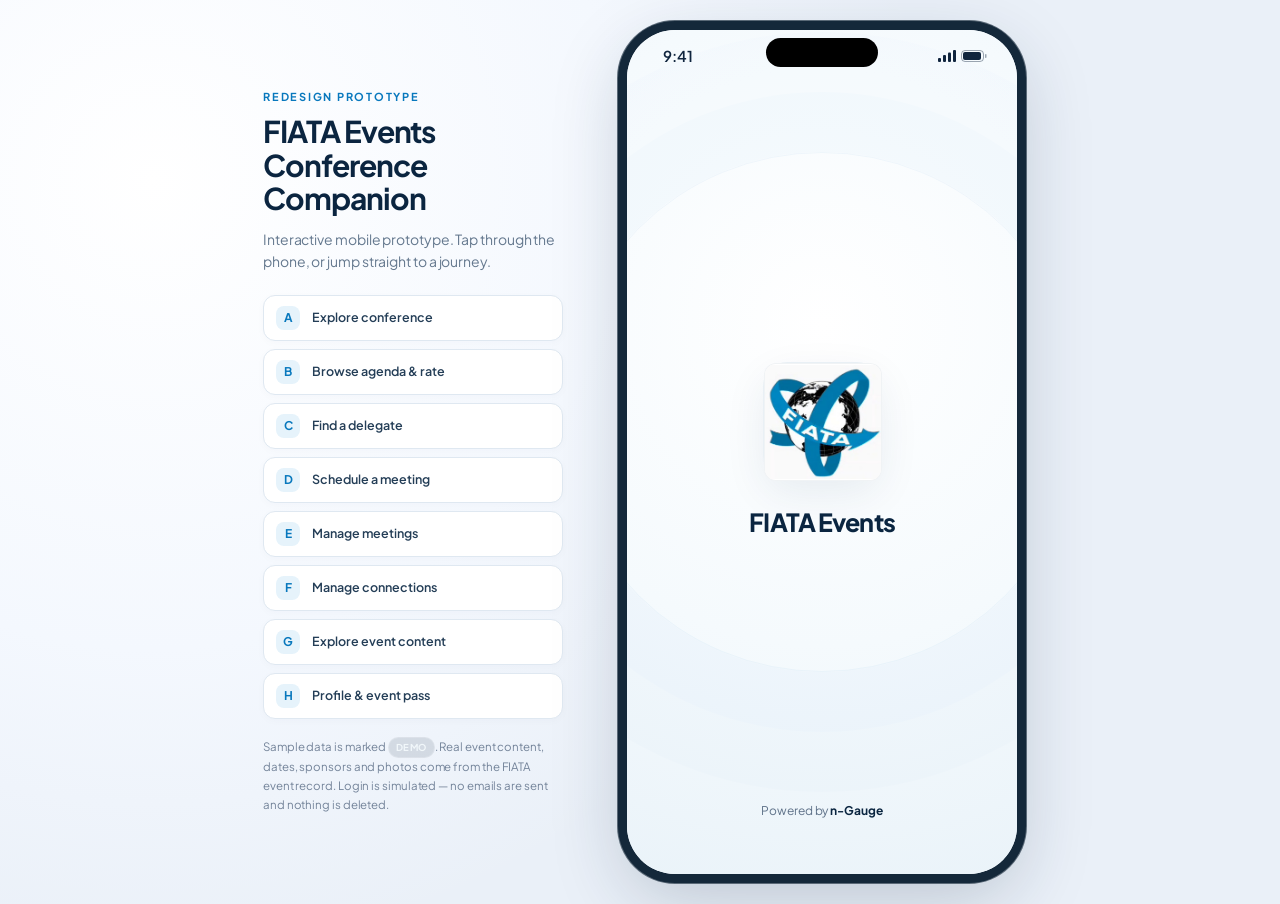
<file: FIATA_Events_Refined_Modern_App.html>
<!DOCTYPE html>
<html lang="en">
<head>
<meta charset="utf-8">
<meta name="viewport" content="width=device-width,initial-scale=1,viewport-fit=cover">
<meta name="theme-color" content="#092C4B">
<title>FIATA Events — Refined Interactive Mobile App</title>
<link rel="preconnect" href="https://fonts.googleapis.com">
<link href="https://fonts.googleapis.com/css2?family=Plus+Jakarta+Sans:wght@400;500;600;700;800&display=swap" rel="stylesheet">
<style>
:root{--mid:#071C35;--navy:#0A2540;--blue:#0077C8;--cyan:#22B8F0;--bg:#F6F8FC;--card:#fff;--tx:#102239;--tx2:#64748B;--tx3:#94A3B8;--bd:#E4EAF2;--ok:#16A34A;--warn:#D97706;--err:#DC2626;--ease:cubic-bezier(.2,.8,.2,1);--sh:0 1px 2px rgba(16,34,57,.04),0 4px 16px rgba(16,34,57,.06)}
*{box-sizing:border-box;margin:0;padding:0;-webkit-tap-highlight-color:transparent}
html,body{height:100%}
body{font-family:'Plus Jakarta Sans',Inter,system-ui,-apple-system,'Segoe UI',Roboto,sans-serif;background:#081424;color:var(--tx);-webkit-font-smoothing:antialiased;font-size:14px;line-height:1.45}
button{font:inherit;color:inherit;background:none;border:0;cursor:pointer;text-align:left}
input,textarea{font:inherit;color:inherit}
.ic{flex:none;display:block}

/* ---------- Desktop canvas ---------- */
.stage{min-height:100vh;display:flex;align-items:center;justify-content:center;gap:64px;padding:32px;background:radial-gradient(1200px 600px at 75% 10%,#0d3a66 0%,transparent 60%),radial-gradient(800px 500px at 10% 90%,#0a2c4f 0%,transparent 60%),#071C35}
.side{width:320px;color:#cfe0f2}
.side .k{font-size:11px;letter-spacing:.14em;text-transform:uppercase;color:var(--cyan);font-weight:700}
.side h1{font-size:30px;line-height:1.15;color:#fff;margin:10px 0 12px;letter-spacing:-.02em}
.side p{font-size:14px;color:#9fb6cf;margin-bottom:22px}
.flows{display:grid;gap:6px}
.flows button{display:flex;gap:12px;align-items:center;padding:10px 12px;border-radius:12px;color:#dbe8f5;border:1px solid rgba(255,255,255,.08);background:rgba(255,255,255,.03);transition:background .2s}
.flows button:hover{background:rgba(34,184,240,.1);border-color:rgba(34,184,240,.35)}
.flows b{width:24px;height:24px;border-radius:7px;background:rgba(34,184,240,.15);color:var(--cyan);display:grid;place-items:center;font-size:12px}
.side small{display:block;margin-top:18px;color:#6f89a6;font-size:12px}
.device{--sat:46px;--sab:18px;width:390px;height:844px;border-radius:52px;background:var(--bg);position:relative;overflow:hidden;box-shadow:0 0 0 11px #0c1829,0 0 0 12px #2a3d57,0 50px 120px rgba(0,0,0,.55);flex:none}
.sbar{position:absolute;top:0;left:0;right:0;height:46px;z-index:90;display:flex;justify-content:space-between;align-items:center;padding:6px 30px 0 36px;font-weight:600;font-size:15px;pointer-events:none;color:var(--tx);transition:color .3s}
.sbar .isl{position:absolute;left:50%;top:11px;width:118px;height:34px;margin-left:-59px;background:#000;border-radius:20px}
.device.sb-light .sbar{color:#fff}
@media (max-width:860px){.stage{padding:0;display:block;background:var(--bg)}.side{display:none}.device{--sat:env(safe-area-inset-top,0px);--sab:env(safe-area-inset-bottom,0px);width:100%;height:100vh;height:100dvh;border-radius:0;box-shadow:none}.sbar{display:none}}
#app{position:absolute;inset:0}

/* ---------- Screens ---------- */
.screen{position:absolute;inset:0;display:flex;flex-direction:column;background:var(--bg)}
.scroll{flex:1;overflow-y:auto;overflow-x:hidden;overscroll-behavior:contain;scrollbar-width:none}
.scroll::-webkit-scrollbar,.hs::-webkit-scrollbar{display:none}
.anim-push{animation:push .36s var(--ease)}
.anim-pop{animation:pop .3s var(--ease)}
.anim-fade{animation:fadeup .3s var(--ease)}
@keyframes push{from{transform:translateX(30%);opacity:0}}
@keyframes pop{from{transform:translateX(-14%);opacity:0}}
@keyframes fadeup{from{opacity:0;transform:translateY(6px)}}
@keyframes fade{from{opacity:0}}
@keyframes sheetin{from{transform:translateY(100%)}}
@keyframes sheetout{to{transform:translateY(100%)}}
@keyframes fadeout{to{opacity:0}}
@keyframes spin{to{transform:rotate(360deg)}}
@keyframes shimmer{to{background-position:-200% 0}}
@keyframes pulse{50%{transform:scale(1.04)}}
.pad{padding:0 20px}
.sec{margin-top:28px}
.sech{display:flex;align-items:baseline;justify-content:space-between;padding:0 20px;margin-bottom:12px}
.sech h3{font-size:18px;font-weight:700;letter-spacing:-.01em}
.link{color:var(--blue);font-weight:600;font-size:13px;min-height:44px;display:inline-flex;align-items:center;gap:2px}
.muted{color:var(--tx2)}
.tiny{font-size:12px;color:var(--tx2)}
.demo{display:inline-flex;align-items:center;gap:5px;font-size:10.5px;font-weight:700;letter-spacing:.06em;text-transform:uppercase;color:#8a5a00;background:#FFF4DB;border:1px solid #F6DFA6;padding:3px 8px;border-radius:99px}
.demo.dk{color:#ffe7a8;background:rgba(255,200,80,.14);border-color:rgba(255,200,80,.3)}
.press{transition:transform .15s var(--ease),box-shadow .2s}
.press:active{transform:scale(.975)}

/* headers */
.ttl{padding:calc(var(--sat) + 10px) 20px 6px;display:flex;align-items:flex-start;justify-content:space-between;gap:12px}
.ttl h1{font-size:24px;font-weight:700;letter-spacing:-.02em;line-height:1.2}
.ttl .ctx{font-size:13px;color:var(--tx2);margin-top:2px}
.ibtn{width:44px;height:44px;border-radius:14px;display:grid;place-items:center;color:var(--tx);position:relative;flex:none}
.ibtn:active{background:rgba(16,34,57,.06)}
.ibtn.card{background:#fff;border:1px solid var(--bd)}
.phdr{padding:calc(var(--sat) + 2px) 8px 6px;display:flex;align-items:center;gap:2px;background:rgba(246,248,252,.92);backdrop-filter:blur(14px);-webkit-backdrop-filter:blur(14px);position:relative;z-index:5}
.phdr h2{font-size:17px;font-weight:700;flex:1;white-space:nowrap;overflow:hidden;text-overflow:ellipsis}
.phdr.dk{background:transparent;color:#fff;position:absolute;left:0;right:0;top:0}
.phdr.dk .ibtn{background:rgba(7,28,53,.35);backdrop-filter:blur(10px);color:#fff}

/* home */
.hnavy{background:var(--mid);color:#fff;padding:calc(var(--sat) + 8px) 16px 64px 20px;position:relative;overflow:hidden}
.hnavy::after{content:"";position:absolute;right:-80px;top:-60px;width:260px;height:260px;border-radius:50%;border:1px solid rgba(34,184,240,.18);box-shadow:0 0 0 40px rgba(34,184,240,.04),0 0 0 80px rgba(34,184,240,.025)}
.hrow{display:flex;align-items:center;justify-content:space-between;position:relative;z-index:1}
.brand{display:flex;align-items:center;gap:10px}
.mark{width:36px;height:36px;border-radius:11px;background:linear-gradient(135deg,var(--blue),var(--cyan));display:grid;place-items:center;color:#fff;flex:none}
.brand .bn1{font-size:11px;font-weight:700;letter-spacing:.14em;text-transform:uppercase;color:#8fb3d6}
.evsw{display:flex;align-items:center;gap:4px;font-weight:700;font-size:15px;color:#fff;min-height:28px}
.hact{display:flex;gap:6px;align-items:center}
.hact .ibtn{color:#fff;background:rgba(255,255,255,.08)}
.av{border-radius:50%;display:grid;place-items:center;font-weight:700;color:#fff;flex:none;letter-spacing:.02em}
.hero{margin:-50px 16px 0;border-radius:24px;overflow:hidden;position:relative;aspect-ratio:16/11;box-shadow:0 20px 40px -12px rgba(7,28,53,.35);display:block;width:calc(100% - 32px)}
.hero .art{position:absolute;inset:0;width:100%;height:100%}
.hero .ov{position:absolute;inset:0;background:linear-gradient(180deg,rgba(7,28,53,0) 35%,rgba(7,28,53,.85));padding:20px;display:flex;flex-direction:column;justify-content:flex-end;color:#fff}
.hero h2{font-size:27px;font-weight:800;line-height:1.12;letter-spacing:-.025em;max-width:85%}
.meta{display:flex;flex-wrap:wrap;gap:8px;margin-top:12px}
.glass{display:inline-flex;align-items:center;gap:6px;font-size:12px;font-weight:600;padding:6px 10px;border-radius:99px;background:rgba(255,255,255,.14);backdrop-filter:blur(8px);border:1px solid rgba(255,255,255,.18)}
.prim{display:grid;grid-template-columns:1.3fr 1fr;gap:12px;padding:0 16px;margin-top:16px}
.pa{border-radius:20px;padding:16px;min-height:150px;display:flex;flex-direction:column;justify-content:space-between;position:relative;overflow:hidden}
.pa.a{background:linear-gradient(160deg,var(--navy),#0b3765);color:#fff}
.pa.a::before{content:"";position:absolute;right:-30px;bottom:-30px;width:120px;height:120px;border-radius:50%;background:radial-gradient(circle,rgba(34,184,240,.35),transparent 70%)}
.pa.b{background:#fff;border:1px solid var(--bd);box-shadow:var(--sh)}
.pa .pi{width:40px;height:40px;border-radius:12px;display:grid;place-items:center}
.pa.a .pi{background:rgba(34,184,240,.18);color:var(--cyan)}
.pa.b .pi{background:#E8F3FB;color:var(--blue)}
.pa h4{font-size:16px;font-weight:700;margin-top:14px;letter-spacing:-.01em}
.pa p{font-size:12px;margin-top:3px;opacity:.75;line-height:1.35}
.pa .go{position:absolute;right:14px;top:14px;opacity:.7}

/* cards & lists */
.card{background:#fff;border:1px solid var(--bd);border-radius:18px;box-shadow:var(--sh)}
.glist{margin:0 16px;background:#fff;border:1px solid var(--bd);border-radius:18px;overflow:hidden}
.gi{display:flex;align-items:center;gap:14px;padding:12px 14px;min-height:60px;width:100%;position:relative}
.gi+.gi::before{content:"";position:absolute;top:0;left:64px;right:0;height:1px;background:var(--bd)}
.gi:active{background:#F3F6FB}
.gi .t{font-weight:600;font-size:15px}
.gi .s{font-size:12px;color:var(--tx2)}
.gi .grow{flex:1;min-width:0}
.tint{width:36px;height:36px;border-radius:11px;display:grid;place-items:center;flex:none}
.t-blue{background:#E8F3FB;color:var(--blue)}.t-cyan{background:#E3F6FD;color:#0891B2}.t-navy{background:#E7ECF3;color:var(--navy)}.t-green{background:#E8F6EE;color:var(--ok)}.t-amber{background:#FDF3E3;color:var(--warn)}.t-red{background:#FDECEC;color:var(--err)}
.chev{color:var(--tx3)}
.empty{text-align:center;padding:26px 22px}
.empty .eic{width:52px;height:52px;border-radius:16px;margin:0 auto 12px;display:grid;place-items:center;background:#EEF3F9;color:var(--blue)}
.empty h4{font-size:15px;font-weight:700}
.empty p{font-size:13px;color:var(--tx2);margin:4px auto 14px;max-width:260px}

/* buttons */
.btn{height:50px;border-radius:13px;padding:0 18px;font-weight:700;font-size:15px;display:inline-flex;align-items:center;justify-content:center;gap:8px;transition:transform .15s var(--ease),background .2s,opacity .2s;width:100%;text-align:center}
.btn:active{transform:scale(.98)}
.btn.p{background:var(--blue);color:#fff;box-shadow:0 6px 16px -6px rgba(0,119,200,.6)}
.btn.p:hover{background:#006bb4}
.btn.s{background:#EAF2FA;color:var(--blue)}
.btn.g{background:#fff;border:1px solid var(--bd);color:var(--tx)}
.btn.d{background:var(--err);color:#fff}
.btn.dg{background:#FDECEC;color:var(--err)}
.btn.sm{height:40px;font-size:13px;border-radius:11px;width:auto;padding:0 14px}
.btn[disabled]{opacity:.45;pointer-events:none;box-shadow:none}
.spin{width:18px;height:18px;border-radius:50%;border:2.5px solid rgba(255,255,255,.4);border-top-color:#fff;animation:spin .7s linear infinite}

/* bottom nav */
.bnav{display:grid;grid-template-columns:repeat(5,1fr);padding:6px 8px calc(6px + var(--sab));background:rgba(255,255,255,.94);backdrop-filter:blur(18px);-webkit-backdrop-filter:blur(18px);border-top:1px solid var(--bd);position:relative;flex:none}
.bind{position:absolute;top:8px;height:32px;width:56px;border-radius:12px;background:#E6F2FB;left:calc(8px + (var(--i) + .5) * ((100% - 16px) / 5) - 28px);transition:left .38s var(--ease)}
.bn{display:flex;flex-direction:column;align-items:center;gap:3px;padding:6px 0 4px;color:var(--tx3);font-size:10.5px;font-weight:600;position:relative;min-height:52px;text-align:center}
.bn svg{margin-top:3px}
.bn.on{color:var(--blue)}

/* chips / segmented */
.seg{display:flex;background:#E9EEF5;border-radius:13px;padding:4px;margin:0 20px;position:relative}
.seg button{flex:1;height:38px;border-radius:10px;font-weight:600;font-size:13px;color:var(--tx2);text-align:center;transition:all .25s var(--ease)}
.seg button.on{background:#fff;color:var(--tx);box-shadow:0 1px 3px rgba(16,34,57,.12)}
.seg.dk{background:rgba(255,255,255,.08)}
.seg.dk button{color:#9fb6cf}
.seg.dk button.on{background:#fff;color:var(--navy)}
.hs{display:flex;gap:10px;overflow-x:auto;padding:2px 20px 4px;scroll-snap-type:x proximity;scrollbar-width:none}
.dchip{flex:none;width:72px;padding:10px 0;border-radius:16px;background:#fff;border:1px solid var(--bd);text-align:center;scroll-snap-align:start;transition:all .25s var(--ease)}
.dchip .w{font-size:11px;font-weight:600;color:var(--tx2);text-transform:uppercase;letter-spacing:.06em}
.dchip .n{font-size:22px;font-weight:800;letter-spacing:-.02em;margin:1px 0}
.dchip .l{font-size:11px;color:var(--tx2)}
.dchip.on{background:var(--blue);border-color:var(--blue);color:#fff;box-shadow:0 10px 20px -8px rgba(0,119,200,.6)}
.dchip.on .w,.dchip.on .l{color:rgba(255,255,255,.8)}
.fchip{display:inline-flex;align-items:center;gap:6px;height:32px;padding:0 6px 0 12px;border-radius:99px;background:#E8F3FB;color:var(--blue);font-size:12.5px;font-weight:600;flex:none}
.fchip span{width:22px;height:22px;display:grid;place-items:center;border-radius:50%}

/* search */
.search{display:flex;align-items:center;gap:10px;height:46px;padding:0 14px;border-radius:13px;background:#fff;border:1px solid var(--bd);flex:1;color:var(--tx3);transition:border .2s,box-shadow .2s}
.search:focus-within{border-color:var(--blue);box-shadow:0 0 0 4px rgba(0,119,200,.1)}
.search input{border:0;outline:0;background:none;flex:1;min-width:0;font-size:15px;color:var(--tx)}
.srow{display:flex;gap:10px;padding:0 20px}
.fbtn{width:46px;height:46px;border-radius:13px;border:1px solid var(--bd);background:#fff;display:grid;place-items:center;position:relative;flex:none}
.fbtn.on{background:var(--navy);color:#fff;border-color:var(--navy)}
.badge{position:absolute;top:-5px;right:-5px;min-width:19px;height:19px;border-radius:10px;background:var(--cyan);color:var(--mid);font-size:11px;font-weight:800;display:grid;place-items:center;padding:0 5px;border:2px solid var(--bg)}

/* fields */
.fl{display:block;font-size:12px;font-weight:700;color:var(--tx2);text-transform:uppercase;letter-spacing:.06em;margin-bottom:8px}
.inp{width:100%;height:52px;border-radius:12px;border:1.5px solid var(--bd);background:#fff;padding:0 16px;font-size:16px;outline:none;transition:border .2s,box-shadow .2s}
.inp:focus{border-color:var(--blue);box-shadow:0 0 0 4px rgba(0,119,200,.12)}
.inp.err{border-color:var(--err);box-shadow:0 0 0 4px rgba(220,38,38,.08)}
textarea.inp{height:auto;min-height:96px;padding:14px 16px;resize:none;line-height:1.5;font-size:15px}
.code{letter-spacing:.5em;font-weight:700;font-size:22px;text-align:center}
.msg{display:flex;gap:10px;align-items:flex-start;padding:12px 14px;border-radius:12px;font-size:13px;line-height:1.45;margin-top:12px}
.msg.e{background:#FDECEC;color:#9b1c1c}
.msg.i{background:#EAF2FA;color:#0b4a7a}
.msg.o{background:#E8F6EE;color:#0f5f2f}
.msg.w{background:#FFF4DB;color:#7a4b00}
.msg svg{margin-top:1px}

/* sheets */
.sw{position:absolute;inset:0;z-index:60;display:flex;flex-direction:column;justify-content:flex-end}
.scrim{position:absolute;inset:0;background:rgba(7,28,53,.48)}
.sheet{position:relative;background:#fff;border-radius:26px 26px 0 0;max-height:90%;display:flex;flex-direction:column;padding-bottom:var(--sab);box-shadow:0 -10px 40px rgba(7,28,53,.2)}
.sw.in .sheet{animation:sheetin .4s var(--ease)}
.sw.in .scrim{animation:fade .3s}
.sw.out .sheet{animation:sheetout .24s ease-in forwards}
.sw.out .scrim{animation:fadeout .24s forwards}
.grab{width:38px;height:5px;border-radius:3px;background:#D5DDE8;margin:9px auto 2px;flex:none}
.shd{display:flex;align-items:center;justify-content:space-between;padding:8px 12px 6px 22px;flex:none}
.shd h3{font-size:19px;font-weight:700;letter-spacing:-.01em}
.sbody{overflow-y:auto;padding:4px 22px 18px;scrollbar-width:none}
.sbody::-webkit-scrollbar{display:none}
.sfoot{padding:12px 22px 14px;border-top:1px solid var(--bd);display:flex;gap:10px;flex:none}
.foot{padding:12px 16px calc(12px + var(--sab));background:rgba(255,255,255,.94);backdrop-filter:blur(16px);-webkit-backdrop-filter:blur(16px);border-top:1px solid var(--bd);flex:none}

/* events discovery */
.evhead{padding:calc(var(--sat) + 14px) 20px 18px;background:linear-gradient(180deg,#fff,var(--bg))}
.evhead h1{font-size:30px;font-weight:800;letter-spacing:-.03em;margin:18px 0 4px}
.evc{display:block;width:calc(100% - 32px);margin:0 16px 18px;border-radius:24px;overflow:hidden;background:#fff;border:1px solid var(--bd);box-shadow:var(--sh)}
.evc .img{position:relative;aspect-ratio:16/10}
.evc .img .art{position:absolute;inset:0;width:100%;height:100%}
.evc .img .tag{position:absolute;left:14px;top:14px}
.evc .body{padding:16px 18px 18px}
.evc h3{font-size:19px;font-weight:700;letter-spacing:-.015em}
.evc .row{display:flex;align-items:center;justify-content:space-between;margin-top:14px}
.ph{display:inline-flex;align-items:center;gap:6px;font-size:12px;color:var(--tx2);border:1px dashed #C9D4E3;border-radius:8px;padding:4px 8px}
.enter{display:inline-flex;align-items:center;gap:6px;font-weight:700;color:var(--blue);font-size:14px}

/* splash */
.splash{position:absolute;inset:0;background:radial-gradient(120% 70% at 50% 35%,#fff 0%,#EAF4FC 55%,#D6EAF8 100%);display:flex;flex-direction:column;align-items:center;justify-content:center;cursor:pointer}
.splash .orb{position:absolute;width:520px;height:520px;border-radius:50%;border:1px solid rgba(0,119,200,.1);box-shadow:0 0 0 60px rgba(0,119,200,.03),0 0 0 120px rgba(0,119,200,.02);top:50%;left:50%;margin:-300px 0 0 -260px}
.splash .lg{width:96px;height:96px;border-radius:30px;background:linear-gradient(140deg,var(--navy),var(--blue) 60%,var(--cyan));display:grid;place-items:center;color:#fff;box-shadow:0 24px 50px -14px rgba(0,119,200,.55);animation:logo 1.1s var(--ease) both}
.splash h1{margin-top:22px;font-size:26px;font-weight:800;letter-spacing:-.02em;color:var(--navy);animation:fadeup .8s .35s var(--ease) both}
.splash .pw{position:absolute;bottom:calc(36px + var(--sab));font-size:12px;color:var(--tx2);animation:fade 1s .6s both}
.splash .pw b{color:var(--navy)}
@keyframes logo{from{opacity:0;transform:scale(.82)}}

/* agenda */
.demo-bar{margin:4px 20px 14px;display:flex;gap:8px;align-items:center;font-size:12px;color:#7a4b00}
.tl{padding:10px 16px 24px 16px}
.slot{display:grid;grid-template-columns:52px 18px 1fr;gap:0 8px}
.slot .tm{font-size:13px;font-weight:700;padding-top:16px;text-align:right;font-variant-numeric:tabular-nums}
.slot .tm small{display:block;font-weight:500;color:var(--tx3);font-size:11px}
.slot .ln{position:relative}
.slot .ln::before{content:"";position:absolute;left:8px;top:0;bottom:0;width:2px;background:var(--bd)}
.slot:first-child .ln::before{top:20px}
.slot:last-child .ln::before{bottom:calc(100% - 22px)}
.slot .ln i{position:absolute;left:3px;top:19px;width:12px;height:12px;border-radius:50%;background:#fff;border:2.5px solid var(--blue)}
.slot.brk .ln i{border-color:var(--tx3)}
.sess{display:block;width:100%;margin:6px 0;padding:14px 14px 12px;border-radius:18px;background:#fff;border:1px solid var(--bd);box-shadow:var(--sh)}
.slot.brk .sess{background:transparent;box-shadow:none;border-style:dashed}
.sess h4{font-size:15px;font-weight:700;line-height:1.3;letter-spacing:-.005em}
.sess .loc{display:flex;align-items:center;gap:5px;font-size:12px;color:var(--tx2);margin-top:5px}
.sess .ds{font-size:13px;color:var(--tx2);margin-top:8px;display:-webkit-box;-webkit-line-clamp:2;-webkit-box-orient:vertical;overflow:hidden}
.sess .ft{display:flex;align-items:center;justify-content:space-between;margin-top:12px;gap:8px}
.stack{display:flex;align-items:center}
.stack .av{border:2px solid #fff;margin-left:-8px}
.stack .av:first-child{margin-left:0}
.stack span{font-size:12px;color:var(--tx2);margin-left:8px;white-space:nowrap;overflow:hidden;text-overflow:ellipsis;max-width:130px}
.rate{display:inline-flex;align-items:center;gap:5px;height:34px;padding:0 12px;border-radius:10px;background:#F1F5FA;font-size:12px;font-weight:700;color:var(--tx)}
.rate.done{background:#E8F6EE;color:var(--ok)}
.stars{display:flex;gap:8px;justify-content:center;margin:8px 0 4px}
.stars button{width:48px;height:48px;display:grid;place-items:center;color:#CBD5E1;transition:transform .2s var(--ease),color .2s}
.stars button.on{color:#F5A524}
.stars button:active{transform:scale(.88)}

/* people */
.plist{padding:6px 16px 24px}
.person{display:flex;align-items:center;gap:12px;width:100%;padding:12px;border-radius:16px;background:#fff;border:1px solid var(--bd);margin-bottom:8px;min-height:68px}
.person:active{background:#F7FAFD}
.person .pm{flex:1;min-width:0}
.person .pn{font-weight:700;font-size:15px;white-space:nowrap;overflow:hidden;text-overflow:ellipsis}
.person .pc{font-size:13px;color:var(--tx2);white-space:nowrap;overflow:hidden;text-overflow:ellipsis}
.cc{display:inline-flex;align-items:center;gap:5px;font-size:11.5px;font-weight:600;color:var(--tx2);background:#F1F5FA;border-radius:8px;padding:4px 8px;flex:none;max-width:120px;white-space:nowrap;overflow:hidden;text-overflow:ellipsis}
.cc b{color:var(--tx);font-weight:800}
.count{font-size:12px;color:var(--tx2);padding:4px 20px 2px}

/* meetings */
.mdate{display:flex;align-items:center;gap:10px;padding:16px 20px 8px;font-size:12px;font-weight:700;color:var(--tx2);text-transform:uppercase;letter-spacing:.08em}
.mdate::after{content:"";flex:1;height:1px;background:var(--bd)}
.mcard{margin:0 16px 10px;padding:14px;border-radius:18px;background:#fff;border:1px solid var(--bd);box-shadow:var(--sh);display:block;width:calc(100% - 32px)}
.mcard.rej{opacity:.6}
.mtop{display:flex;align-items:center;gap:12px}
.mtop .pm{flex:1;min-width:0}
.st{display:inline-flex;align-items:center;gap:6px;font-size:11.5px;font-weight:700;padding:5px 10px;border-radius:99px;white-space:nowrap}
.st i{width:6px;height:6px;border-radius:50%;background:currentColor}
.st.pending{background:#FDF3E3;color:#B45309}
.st.accepted{background:#E8F6EE;color:#15803D}
.st.rejected{background:#FDECEC;color:#B91C1C}
.mgrid{display:grid;grid-template-columns:1fr 1fr 1fr;gap:8px;margin-top:12px}
.mgrid div{background:#F6F8FC;border-radius:12px;padding:8px 10px}
.mgrid small{display:block;font-size:10.5px;color:var(--tx2);text-transform:uppercase;letter-spacing:.06em;font-weight:700}
.mgrid b{font-size:13px;font-weight:700}
.mnote{font-size:13px;color:var(--tx2);margin-top:10px;display:flex;gap:6px}
.macts{display:flex;gap:8px;margin-top:12px}
.dir{font-size:11px;font-weight:700;color:var(--tx3);text-transform:uppercase;letter-spacing:.06em}

/* request meeting */
.who{margin:4px 16px 0;padding:14px;border-radius:20px;background:linear-gradient(150deg,var(--navy),#0c3a6b);color:#fff;display:flex;gap:12px;align-items:center}
.who .pc{color:#9fc0e0;font-size:13px}
.step{display:flex;align-items:center;gap:10px;padding:0 20px;margin:26px 0 12px}
.step b{width:24px;height:24px;border-radius:8px;background:#E8F3FB;color:var(--blue);font-size:12px;display:grid;place-items:center;font-weight:800}
.step b.ok{background:var(--blue);color:#fff}
.step h4{font-size:16px;font-weight:700;flex:1}
.step span{font-size:12px;color:var(--tx2)}
.tgrid{display:grid;grid-template-columns:repeat(4,1fr);gap:8px;padding:0 16px}
.tchip{height:44px;border-radius:12px;border:1px solid var(--bd);background:#fff;font-weight:700;font-size:13.5px;text-align:center;font-variant-numeric:tabular-nums;transition:all .2s var(--ease)}
.tchip.on{background:var(--blue);color:#fff;border-color:var(--blue);box-shadow:0 8px 16px -8px rgba(0,119,200,.7)}
.lgrp{padding:0 16px}
.lgrp h5{font-size:12px;color:var(--tx2);font-weight:700;text-transform:uppercase;letter-spacing:.06em;margin:4px 4px 8px}
.lgrid{display:grid;grid-template-columns:repeat(3,1fr);gap:8px;margin-bottom:14px}
.lgrid.rooms{grid-template-columns:1fr 1fr}
.lchip{min-height:50px;border-radius:12px;border:1.5px solid #CFE8D8;background:#F3FBF6;padding:7px 10px;text-align:left;transition:all .2s var(--ease)}
.lchip b{display:block;font-size:13px;font-weight:700}
.lchip small{display:flex;align-items:center;gap:4px;font-size:11px;color:var(--ok);font-weight:600}
.lchip small i{width:6px;height:6px;border-radius:50%;background:currentColor}
.lchip.off{background:#F3F5F8;border-color:#E4EAF2;color:var(--tx3);cursor:not-allowed;background-image:repeating-linear-gradient(135deg,transparent 0 6px,rgba(148,163,184,.12) 6px 7px)}
.lchip.off small{color:var(--tx3)}
.lchip.on{background:var(--blue);border-color:var(--blue);color:#fff;box-shadow:0 8px 18px -8px rgba(0,119,200,.7)}
.lchip.on small{color:#cfe9ff}
.legend{display:flex;gap:14px;font-size:12px;color:var(--tx2);padding:0 20px 10px}
.legend span{display:inline-flex;align-items:center;gap:6px}
.legend i{width:12px;height:12px;border-radius:4px;display:inline-block}
.hint{padding:14px 18px;margin:0 16px;border-radius:14px;border:1px dashed #C9D4E3;color:var(--tx2);font-size:13px;text-align:center}
.summary{display:flex;gap:8px;font-size:12.5px;color:var(--tx2);margin-bottom:10px;flex-wrap:wrap}
.summary b{color:var(--tx)}

/* explore bento */
.bento{display:grid;grid-template-columns:1fr 1fr;gap:12px;padding:0 16px}
.bx{border-radius:20px;padding:16px;background:#fff;border:1px solid var(--bd);box-shadow:var(--sh);display:flex;flex-direction:column;justify-content:space-between;min-height:128px;position:relative;overflow:hidden;width:100%}
.bx h4{font-size:16px;font-weight:700;letter-spacing:-.01em}
.bx p{font-size:12px;color:var(--tx2);margin-top:2px}
.bx.wide{grid-column:span 2}
.bx.tall{grid-row:span 2}
.bx.about{padding:0;min-height:170px;color:#fff;border:0}
.bx.about .art{position:absolute;inset:0;width:100%;height:100%}
.bx.about .in{position:relative;padding:16px;display:flex;flex-direction:column;justify-content:flex-end;height:100%;background:linear-gradient(180deg,transparent 20%,rgba(7,28,53,.8))}
.bx.about p{color:#cfe0f2}
.bx.spk{background:linear-gradient(170deg,#fff 40%,#E8F3FB)}
.bx .faces{display:flex;margin-bottom:14px}
.bx .faces .av{border:2px solid #fff;margin-left:-10px}
.bx .faces .av:first-child{margin-left:0}

/* speakers */
.spk{display:flex;gap:14px;align-items:flex-start;width:100%;padding:14px 4px;border-bottom:1px solid var(--bd)}
.spk:last-child{border-bottom:0}
.spk .pm{flex:1;min-width:0}
.spk .pn{font-weight:700;font-size:15px}
.spk .rl{font-size:12.5px;color:var(--blue);font-weight:600;margin-top:1px}
.spk .bio{font-size:13px;color:var(--tx2);margin-top:5px;display:-webkit-box;-webkit-line-clamp:2;-webkit-box-orient:vertical;overflow:hidden}
.spk .vp{font-size:12px;font-weight:700;color:var(--blue);margin-top:8px;display:inline-flex;align-items:center;gap:2px}
.prof{padding:calc(var(--sat) + 60px) 20px 26px;background:linear-gradient(170deg,var(--navy),#0c3a6b);color:#fff;text-align:center;position:relative;overflow:hidden}
.prof h1{font-size:24px;font-weight:800;margin-top:14px;letter-spacing:-.02em}
.prof .rl{color:#9fc0e0;font-size:14px;margin-top:4px}

/* about */
.abt-hero{position:relative;height:230px;overflow:hidden}
.abt-hero .art{position:absolute;inset:0;width:100%;height:100%}
.abt-hero .ov{position:absolute;inset:0;background:linear-gradient(180deg,rgba(7,28,53,.2),rgba(7,28,53,.85));display:flex;flex-direction:column;justify-content:flex-end;padding:20px;color:#fff}
.abt-hero h1{font-size:26px;font-weight:800;letter-spacing:-.025em;line-height:1.15}
.prose{padding:22px 20px 4px;font-size:15px;line-height:1.7;color:#2a3b52}
.prose p+p{margin-top:14px}
.prose .lead{font-size:17px;line-height:1.55;color:var(--tx);font-weight:500}
.res{display:flex;align-items:center;gap:14px;width:100%;padding:14px;border-radius:16px;background:#fff;border:1px solid var(--bd);margin-bottom:8px;min-height:64px}
.res:active{background:#F7FAFD}
.res .grow{flex:1;min-width:0}
.res .t{font-weight:700;font-size:14.5px}
.res .s{font-size:12px;color:var(--tx2)}
.kind{font-size:10.5px;font-weight:800;letter-spacing:.06em;padding:3px 7px;border-radius:6px;background:#F1F5FA;color:var(--tx2)}
.kind.pdf{background:#FDECEC;color:#B91C1C}

/* sponsors */
.scat{margin:0 16px 12px;background:#fff;border:1px solid var(--bd);border-radius:18px;overflow:hidden}
.scat>button{display:flex;align-items:center;justify-content:space-between;width:100%;padding:16px;min-height:56px}
.scat h4{font-size:15px;font-weight:700}
.scat .cv{transition:transform .3s var(--ease);color:var(--tx3)}
.scat.open .cv{transform:rotate(180deg)}
.lgs{display:grid;grid-template-columns:1fr 1fr;gap:10px;padding:0 16px 16px}
.lgs.big{grid-template-columns:1fr}
.logo{aspect-ratio:2/1;border-radius:14px;border:1px dashed #C9D4E3;background:#FAFBFD;display:grid;place-items:center;color:var(--tx3);font-size:12px;font-weight:600;text-align:center;padding:10px}
.lgs.big .logo{aspect-ratio:3/1}
.strip{display:flex;gap:8px;overflow-x:auto;padding:0 20px;scrollbar-width:none}
.strip button{flex:none;width:96px;height:44px;border-radius:12px;border:1px dashed #C9D4E3;background:#fff;font-size:11px;color:var(--tx3);font-weight:600;text-align:center}

/* gallery */
.gal{display:grid;grid-template-columns:1fr 1fr 1fr;grid-auto-rows:104px;gap:6px;padding:0 16px}
.ph-img{border-radius:12px;position:relative;overflow:hidden;display:block;width:100%;height:100%}
.ph-img .pl{position:absolute;left:8px;bottom:6px;font-size:10px;font-weight:700;color:rgba(255,255,255,.8);letter-spacing:.04em}
.ph-img svg.pi{position:absolute;top:50%;left:50%;margin:-12px 0 0 -12px;color:rgba(255,255,255,.55)}
.gal button{display:block;width:100%;height:100%;padding:0}
.gal .w2{grid-column:span 2}.gal .h2{grid-row:span 2}
.viewer{position:absolute;inset:0;z-index:80;background:#000;display:flex;flex-direction:column;animation:fade .25s}
.viewer .vimg{flex:1;display:grid;place-items:center;padding:0 0;position:relative;overflow:hidden}
.viewer .vimg .ph-img{width:100%;aspect-ratio:4/3;height:auto;border-radius:0;animation:zoomin .35s var(--ease)}
@keyframes zoomin{from{transform:scale(.85);opacity:0}}
.vbar{display:flex;justify-content:space-between;align-items:center;padding:calc(var(--sat) + 4px) 10px 10px;color:#fff}
.vbar .ibtn{color:#fff}
.vfoot{display:flex;gap:10px;padding:14px 16px calc(14px + var(--sab))}
.vfoot .btn{background:rgba(255,255,255,.12);color:#fff}

/* profile pass */
.pass{margin:8px 16px 0;border-radius:24px;overflow:hidden;box-shadow:0 24px 50px -18px rgba(7,28,53,.55);background:linear-gradient(155deg,#0A2540 0%,#0b3a6c 60%,#0a5b98 100%);color:#fff;position:relative}
.pass::before{content:"";position:absolute;right:-60px;top:-60px;width:220px;height:220px;border-radius:50%;border:1px solid rgba(34,184,240,.25);box-shadow:0 0 0 30px rgba(34,184,240,.05)}
.pass .top{display:flex;justify-content:space-between;align-items:center;padding:18px 20px 0;position:relative}
.pass .evn{font-size:12px;font-weight:700;letter-spacing:.08em;text-transform:uppercase;color:#9fc0e0}
.pass .nm{padding:18px 20px 0;position:relative}
.pass .nm h2{font-size:24px;font-weight:800;letter-spacing:-.02em;line-height:1.15}
.pass .nm p{color:#bcd4ea;font-size:14px;margin-top:3px}
.pass .flds{display:grid;grid-template-columns:1fr 1fr;gap:12px;padding:16px 20px 18px;position:relative}
.pass .flds small{display:block;font-size:10.5px;text-transform:uppercase;letter-spacing:.1em;color:#8fb3d6;font-weight:700}
.pass .flds b{font-size:15px;font-weight:700}
.pass .perf{height:22px;position:relative;margin:0 -1px}
.pass .perf::before{content:"";position:absolute;left:20px;right:20px;top:50%;border-top:2px dashed rgba(255,255,255,.25)}
.pass .perf i{position:absolute;top:0;width:22px;height:22px;border-radius:50%;background:var(--bg)}
.pass .perf i:first-child{left:-11px}.pass .perf i:last-child{right:-11px}
.pass .qr{padding:16px 20px 22px;display:flex;flex-direction:column;align-items:center;position:relative}
.pass .qrbox{background:#fff;padding:14px;border-radius:18px}
.pass .qr small{margin-top:10px;color:#bcd4ea;font-size:12px}
.tgl{width:51px;height:31px;border-radius:16px;background:#D5DDE8;position:relative;transition:background .25s;flex:none}
.tgl::after{content:"";position:absolute;left:2px;top:2px;width:27px;height:27px;border-radius:50%;background:#fff;box-shadow:0 2px 6px rgba(0,0,0,.18);transition:transform .25s var(--ease)}
.tgl.on{background:var(--ok)}
.tgl.on::after{transform:translateX(20px)}

/* vote */
.opt{display:flex;align-items:center;gap:14px;width:100%;padding:16px;border-radius:16px;border:1.5px solid var(--bd);background:#fff;margin-bottom:10px;min-height:60px;transition:all .2s var(--ease)}
.opt .rd{width:22px;height:22px;border-radius:50%;border:2px solid #CBD5E1;display:grid;place-items:center;flex:none;transition:all .2s}
.opt.on{border-color:var(--blue);background:#F2F8FD}
.opt.on .rd{border-color:var(--blue);background:var(--blue);box-shadow:inset 0 0 0 4px #fff}
.opt.lock{pointer-events:none}
.qh{font-size:20px;font-weight:700;letter-spacing:-.015em;line-height:1.3;margin:6px 0 16px}

/* notifications */
.ntf{display:flex;gap:12px;padding:14px;background:#fff;border:1px solid var(--bd);border-radius:16px;margin:0 16px 8px;align-items:flex-start}
.ntf .grow{flex:1;min-width:0}
.ntf p{font-size:14px;line-height:1.45}
.ntf small{font-size:12px;color:var(--tx3)}

/* toast */
#toast{position:absolute;left:16px;right:16px;bottom:calc(92px + var(--sab));z-index:100;display:flex;justify-content:center;pointer-events:none}
#toast .tt{display:flex;gap:10px;align-items:center;background:var(--mid);color:#fff;padding:12px 16px;border-radius:14px;font-size:13.5px;font-weight:500;box-shadow:0 12px 30px rgba(7,28,53,.35);animation:fadeup .3s var(--ease);max-width:100%}
#toast .tt.ok svg{color:#4ADE80}
#toast .tt.err svg{color:#F87171}
.pdfp{background:#EEF2F7;border-radius:16px;padding:18px;display:grid;place-items:center}
.pdfp .pg{width:78%;aspect-ratio:1/1.35;background:#fff;border-radius:6px;box-shadow:0 8px 24px rgba(16,34,57,.12);padding:18px 16px;display:flex;flex-direction:column;gap:8px}
.pdfp .pg i{display:block;height:7px;border-radius:4px;background:#E7ECF3}
.skel{background:linear-gradient(90deg,#EEF2F7 25%,#F6F8FC 50%,#EEF2F7 75%);background-size:200% 100%;animation:shimmer 1.2s infinite;border-radius:12px}
@media (prefers-reduced-motion:reduce){*,*::before,*::after{animation:none!important;transition:none!important}}
:focus-visible{outline:2.5px solid var(--cyan);outline-offset:2px}

/* ============================================================================
   2026 PRODUCTION-STYLE DESIGN POLISH — mobile rhythm, brand, hierarchy and UX
   The layout below deliberately leaves the functional state/flows above intact.
   ============================================================================ */
:root{
  --mid:#092640;--navy:#0A2540;--blue:#0878BD;--cyan:#2BA6DA;
  --bg:#F7F9FC;--card:#FFFFFF;--tx:#10253E;--tx2:#5F7289;--tx3:#8A9AAC;
  --bd:#E7ECF3;--ok:#15803D;--warn:#BE7517;--err:#CF3445;
  --sh:0 2px 12px rgba(17,40,69,.045);
}
body{font-family:Inter,'Plus Jakarta Sans',-apple-system,BlinkMacSystemFont,'Segoe UI',system-ui,sans-serif;font-size:14px;line-height:1.5;font-weight:400;letter-spacing:-.006em}
.stage{gap:64px;padding:30px;background:radial-gradient(circle at 12% 20%,#fff 0,#F4F8FE 35%,transparent 58%),#EAF0F8}
.side{color:var(--navy);width:300px}
.side .k{color:#0878BD;font-size:11px;letter-spacing:.16em}
.side h1{font-size:30px;color:#0B2540;line-height:1.12;letter-spacing:-.035em}
.side p{color:#64788E;font-size:14px;line-height:1.6}
.side small{color:#738399;font-size:11.5px;line-height:1.65}
.flows{gap:8px}
.flows button{color:#243E57;border:1px solid #DFE8F1;background:#fff;border-radius:12px;min-height:45px;box-shadow:0 2px 8px rgba(20,42,70,.025);font-size:12.5px;font-weight:600}
.flows button:hover{background:#EDF6FD;border-color:#A6D5ED}
.flows b{background:#E6F3FB;color:var(--blue);border-radius:8px}
.device{background:var(--bg);border-radius:48px;box-shadow:0 0 0 9px #14283A,0 0 0 10px #5A6977,0 22px 75px rgba(18,42,68,.22)}
.sbar .isl{height:29px;top:8px;width:112px;margin-left:-56px}
.screen{background:var(--bg)}
.scroll{scroll-padding-bottom:24px}
.fiata-mark{display:inline-flex;align-items:center;justify-content:center;border-radius:12px;overflow:hidden;background:#fff;flex:none;border:1px solid rgba(13,58,93,.06)}
.fiata-mark img{height:100%;width:100%;object-fit:contain;display:block}
.ttl{padding:calc(var(--sat) + 14px) 20px 8px;align-items:center}
.ttl h1{font-size:25px;letter-spacing:-.034em;line-height:1.22;font-weight:750}
.ttl .ctx{font-size:12.5px;margin-top:5px;line-height:1.4}
.phdr{padding:calc(var(--sat) + 6px) 12px 10px;min-height:calc(var(--sat) + 61px);gap:6px;background:var(--bg);border-bottom:1px solid rgba(231,236,243,.75);backdrop-filter:none}
.phdr h2{font-size:16.5px;font-weight:700;letter-spacing:-.02em}
.phdr.dk{border:0;background:transparent}
.ibtn{width:42px;height:42px;border-radius:13px}
.sec{margin-top:26px}
.sech{padding:0 20px;margin-bottom:12px;align-items:center}
.sech h3{font-size:17px;font-weight:750;letter-spacing:-.022em}
.link{font-size:12.5px;font-weight:700}
.bnav{padding:6px 10px calc(7px + var(--sab));border-top:1px solid #E4EAF1;box-shadow:0 -5px 24px rgba(11,42,66,.025);background:rgba(255,255,255,.98)}
.bind{background:#E8F4FC;top:7px;width:53px;height:33px;border-radius:12px;left:calc(10px + (var(--i) + .5) * ((100% - 20px) / 5) - 26.5px)}
.bn{font-size:11px;letter-spacing:0;gap:3px;min-height:55px;padding:5px 0 6px}
.bn svg{margin-top:2px}
.glist{margin:0 20px;border-radius:16px;box-shadow:none}
.gi{padding:12px 14px;min-height:64px;gap:12px}
.gi .t{font-size:14.5px;font-weight:650}
.gi .s{font-size:12px;line-height:1.45;margin-top:2px}
.gi+.gi::before{left:64px}
.card,.mcard,.person{border-radius:16px;box-shadow:var(--sh)}
.card{border-color:var(--bd)}
.mcard{margin-left:20px;margin-right:20px;width:calc(100% - 40px);padding:15px}
.person{min-height:72px;margin-bottom:10px;padding:12px 13px;gap:11px}
.person .pn{font-size:14.5px}
.person .pc{font-size:12.5px}
.plist{padding:8px 20px 24px}
.count{padding:8px 20px 4px;font-size:12px}
.btn{height:48px;border-radius:12px;font-size:14px;font-weight:700;box-shadow:none;letter-spacing:0}
.btn.p{box-shadow:0 4px 10px rgba(8,120,189,.13)}
.btn.sm{height:40px;font-size:12.5px}
.seg{margin-left:20px;margin-right:20px;border-radius:12px;background:#EAF0F5;padding:4px}
.seg button{font-size:12.5px;font-weight:700;line-height:1.2}
.seg button.on{box-shadow:0 1px 5px rgba(8,42,70,.07)}
.search{height:48px;border-radius:12px;box-shadow:0 1px 3px rgba(11,42,66,.015)}
.srow{padding:0 20px}
.fbtn{width:48px;height:48px;border-radius:12px}
.search input{font-size:14px}
.inp{height:50px;border-radius:12px}
.fl{font-size:11px;letter-spacing:.08em}
.tiny{font-size:12px;line-height:1.5}
.demo{font-size:9.5px;letter-spacing:.035em;padding:2px 7px;background:#EDF3F9;border:1px solid #DFEAF4;color:#607991}
.demo.dk{background:rgba(12,38,61,.12);border-color:rgba(255,255,255,.2);color:#f1f7fa}
.rate{font-size:12px}
.dchip{border-radius:14px;width:70px}
.dchip .n{font-size:21px}
.tgrid{padding:0 20px;gap:9px}
.tchip{border-radius:11px;font-size:13px}
.lgrp{padding:0 20px}
.lchip{border-radius:11px}
.lchip b{font-size:12px}
.who{margin:8px 20px 0;border-radius:17px;background:var(--navy);padding:15px}
.step{padding:0 20px;margin:24px 0 12px}
.step h4{font-size:15px;font-weight:750}
.step b{border-radius:7px}
.foot{padding:11px 20px calc(11px + var(--sab))}
.foot .btn{height:49px}
.mdate{padding:17px 20px 9px;font-size:11px}
.mgrid div{min-width:0}
.mgrid b{font-size:12.5px;word-break:break-word}
.mgrid small{font-size:10px}
.sbody{padding:8px 20px 20px}
.sheet{border-radius:24px 24px 0 0}
.shd{padding:9px 12px 10px 20px}
.shd h3{font-size:18px}
.sfoot{padding:11px 20px 14px}
.abt-hero .fiata-source-art{object-fit:contain;background:#fff}
.abt-hero{background:#fff}
.abt-hero .ov{background:linear-gradient(0deg,rgba(9,38,64,.92),rgba(9,38,64,0) 65%)}
.abt-hero h1{font-size:22px}
.prose{padding:22px 20px 4px;font-size:14.5px;line-height:1.65}
.prose .lead{font-size:15.5px;line-height:1.6}
.res{margin-bottom:9px;border-radius:14px;box-shadow:var(--sh)}
.res .t{font-size:14px}
.res .s{font-size:12px}
.pass{margin:12px 20px 0;border-radius:20px;box-shadow:0 18px 36px -22px rgba(9,38,64,.45)}
.pass .nm h2{font-size:23px}
.ntf{margin-left:20px;margin-right:20px}
.gal{padding:0 20px}
.bento{padding:0 20px;gap:12px}
.bx{border-radius:17px;box-shadow:var(--sh)}
.scat{margin-left:20px;margin-right:20px}
/* Events list: source artwork rendered clearly instead of synthetic gradients. */
.evhead{padding:calc(var(--sat) + 18px) 20px 18px;background:linear-gradient(180deg,#fff 15%,var(--bg))}
.evhead h1{font-size:28px;letter-spacing:-.035em;margin:23px 0 6px}
.evhead p{font-size:13.5px;line-height:1.55}
.evc{width:calc(100% - 40px);margin:0 20px 15px;border-radius:18px;box-shadow:0 5px 20px rgba(12,42,70,.045);overflow:hidden}
.evc .img{aspect-ratio:16/9;background:#fff;border-bottom:1px solid var(--bd)}
.evc .img .art{object-fit:contain;object-position:center;width:100%;height:100%}
.evc .img .tag{background:rgba(9,38,64,.86);border-color:rgba(255,255,255,.16);font-size:10px;top:12px;left:12px;padding:5px 9px}
.evc .body{padding:14px 16px 16px}
.evc h3{font-size:17px;letter-spacing:-.02em}
.evc .row{align-items:center;gap:8px;margin-top:11px}
.evc .row .tiny{font-size:11.5px;flex:1}
.enter{font-size:12.5px;white-space:nowrap}
/* Splash retains original FIATA branding, in a quieter product-like layout. */
.splash{background:radial-gradient(circle at 50% 35%,#fff 0%,#F5FAFD 55%,#EAF3F9 100%)}
.splash .orb{opacity:.45}
.splash .lg{width:118px;height:118px;border-radius:24px;background:white;box-shadow:0 14px 40px rgba(12,52,83,.08);border:1px solid #E9F0F5}
.splash h1{margin-top:24px;font-size:25px;font-weight:750;letter-spacing:-.035em}
.splash .pw{font-size:12px}
/* Rebuilt home — authentic event art, editorial hierarchy, clear touch targets. */
.home-scroll{background:#F7F9FC}
.home-top{background:#092B49;color:#fff;padding:calc(var(--sat) + 12px) 20px 75px;position:relative;overflow:hidden}
.home-top:after{content:"";width:260px;height:260px;border-radius:50%;border:1px solid rgba(255,255,255,.065);position:absolute;top:-150px;right:-130px;box-shadow:0 0 0 44px rgba(255,255,255,.015);pointer-events:none}
.home-toolbar{display:flex;justify-content:space-between;align-items:center;position:relative;z-index:1}
.home-identity{display:flex;align-items:center;gap:11px}
.home-identity>div{display:flex;flex-direction:column;line-height:1.1;gap:3px}
.home-eyebrow{font-size:10.5px;letter-spacing:.16em;color:#ACD7EC;font-weight:800}
.home-identity strong{font-size:17px;letter-spacing:-.025em;font-weight:750}
.home-tools{display:flex;gap:7px}
.home-tool{width:40px;height:40px;border-radius:12px;display:grid;place-items:center;background:rgba(255,255,255,.09);color:#fff;overflow:hidden}
.home-tool:active{background:rgba(255,255,255,.19)}
.home-switch{position:relative;z-index:1;display:flex;flex-direction:column;gap:3px;margin-top:19px;text-align:left;max-width:100%}
.home-switch>span{font-size:10px;letter-spacing:.11em;font-weight:750;color:#AFD1E5}
.home-switch strong{display:flex;align-items:center;gap:5px;font-size:15px;font-weight:700;color:#fff;letter-spacing:-.013em}
.home-event-section{position:relative;margin:-54px 20px 0;z-index:2}
.home-feature{width:100%;display:block;text-align:left;background:#fff;border:1px solid #E6EDF4;border-radius:20px;overflow:hidden;box-shadow:0 11px 30px rgba(11,40,68,.10)}
.home-feature-image{height:155px;position:relative;background:#fff;display:flex;align-items:center;justify-content:center;border-bottom:1px solid #F0F2F6}
.home-feature-image .fiata-source-art{position:static;display:block;width:100%;height:100%;object-fit:contain;object-position:center;background:white}
.poster-caption{position:absolute;left:12px;top:12px;background:rgba(255,255,255,.92);color:#3F5B74;border:1px solid #E4EAF1;border-radius:7px;padding:4px 7px;font-weight:750;font-size:9px;letter-spacing:.075em}
.home-feature-body{padding:13px 16px 16px}
.home-feature-label{font-size:10px;letter-spacing:.115em;font-weight:800;color:#0878BD;margin-bottom:6px}
.home-feature-line{display:flex;gap:14px;align-items:flex-start;justify-content:space-between}
.home-feature-line h1{font-size:19px;font-weight:780;letter-spacing:-.034em;line-height:1.22;max-width:275px}
.home-event-arrow{width:29px;height:29px;border-radius:9px;background:#EAF4FB;color:#0878BD;display:grid;place-items:center;flex:none}
.home-event-meta{display:flex;flex-wrap:wrap;gap:6px 14px;margin-top:12px;color:#60748C;font-size:11.5px;font-weight:600}
.home-event-meta span{display:inline-flex;align-items:center;gap:5px}
.home-event-meta svg{color:#0878BD}
.home-section-head{display:flex;align-items:center;justify-content:space-between;gap:10px;margin-bottom:12px}
.home-section-head h2{font-size:17px;font-weight:750;letter-spacing:-.025em}
.home-text-action{display:inline-flex;align-items:center;gap:1px;color:#0878BD;font-size:12px;font-weight:750;min-height:36px;white-space:nowrap}
.home-actions,.home-meeting-section,.home-discover-section{padding:0 20px;margin-top:22px}
.home-actions{margin-top:19px}
.home-action-grid{display:grid;grid-template-columns:1fr 1fr;gap:11px}
.home-action-card{min-height:119px;border-radius:17px;padding:14px;display:flex;flex-direction:column;justify-content:space-between;gap:7px;position:relative;text-align:left;box-shadow:0 2px 9px rgba(13,49,77,.045)}
.home-action-card.primary{background:#0A3D66;color:#fff}
.home-action-card.secondary{background:#fff;border:1px solid #E4EBF2;color:var(--tx)}
.home-action-card .action-icon{width:36px;height:36px;border-radius:11px;display:grid;place-items:center;background:rgba(255,255,255,.13)}
.home-action-card.secondary .action-icon{color:#0878BD;background:#E8F4FC}
.home-action-card strong{font-size:15.5px;font-weight:750;display:block;letter-spacing:-.02em}
.home-action-card small{display:block;margin-top:3px;font-size:11px;line-height:1.35;color:rgba(255,255,255,.76)}
.home-action-card.secondary small{color:#64778B}
.action-arrow{position:absolute;right:13px;top:14px;color:rgba(255,255,255,.72)}
.home-action-card.secondary .action-arrow{color:#8AA2B8}
.home-meeting-section{margin-top:20px}
.home-meeting-row{width:100%;min-height:82px;padding:14px;display:flex;gap:12px;align-items:center;border:1px solid #E7EDF3;background:#fff;border-radius:16px;box-shadow:var(--sh)}
.meeting-icon{width:43px;height:43px;display:grid;place-items:center;flex:none;background:#EAF4FA;border-radius:13px;color:#0878BD}
.home-meeting-copy{flex:1;display:flex;flex-direction:column;gap:4px;min-width:0}
.home-meeting-copy strong{font-size:13.5px;font-weight:750;line-height:1.3}
.home-meeting-copy small{font-size:11.5px;color:#6B7F92;line-height:1.4}
.more-arrow{color:#92A4B6;flex:none}
.home-meeting-row .st{font-size:10px;padding:6px 7px;max-width:105px;white-space:normal;line-height:1.2;display:inline-flex}
.home-meeting-row .st i{flex:none}
.home-discover-section{margin-top:22px}
.home-mini-grid{display:grid;grid-template-columns:1fr 1fr;gap:10px}
.home-mini{position:relative;display:flex;flex-direction:column;align-items:flex-start;gap:4px;min-height:111px;padding:13px;background:#fff;border:1px solid #E7EDF4;border-radius:15px;box-shadow:var(--sh)}
.home-mini-icon{width:33px;height:33px;border-radius:11px;display:grid;place-items:center;background:#EAF4FA;color:#0878BD;margin-bottom:5px}
.home-mini strong{font-size:13.5px;font-weight:750}
.home-mini small{font-size:11px;color:#728499}
.home-mini-go{position:absolute;right:13px;top:14px;color:#8AA2B8}
.home-vote-row{width:100%;display:flex;gap:11px;align-items:center;padding:12px 13px;margin-top:10px;border:1px solid #E7EDF4;border-radius:14px;background:#fff}
.home-vote-icon{width:33px;height:33px;background:#EAF4FA;border-radius:10px;display:grid;place-items:center;color:var(--blue)}
.home-vote-row>span:nth-child(2){flex:1;display:flex;flex-direction:column;gap:2px}
.home-vote-row strong{font-size:13.5px;font-weight:700}
.home-vote-row small{font-size:11.5px;color:#718397}
.home-vote-row>svg{color:#9AABBA}
.home-bottom-note{text-align:center;color:#A2B1BF;font-size:10px;padding:25px 0 32px}
/* Make small phones and landscape sizing behave like a genuine mobile app. */
@media(max-width:860px){
 .stage{padding:0;background:var(--bg)}
 .device{width:100%;height:100dvh;max-height:none;min-height:0;border-radius:0;box-shadow:none}
 .home-top{padding-top:calc(var(--sat) + 18px)}
 .ttl{padding-top:calc(var(--sat) + 21px)}
 .phdr{padding-top:calc(var(--sat) + 12px)}
 .evhead{padding-top:calc(var(--sat) + 24px)}
 .viewer .vbar{padding-top:calc(var(--sat) + 14px)}
}
@media(min-width:861px) and (max-height:900px){.device{height:min(844px,calc(100vh - 52px))}}
@media(max-width:359px){.home-feature-line h1{font-size:17px}.home-event-meta{font-size:11px}.home-actions,.home-meeting-section,.home-discover-section{padding:0 16px}.home-event-section{margin-left:16px;margin-right:16px}.home-action-card{padding:12px}.home-action-card strong{font-size:14px}.bn{font-size:10px}}

</style>
</head>
<body>
<div class="stage">
  <aside class="side">
    <div class="k">Redesign prototype</div>
    <h1>FIATA Events<br>Conference Companion</h1>
    <p>Interactive mobile prototype. Tap through the phone, or jump straight to a journey.</p>
    <div class="flows" id="flows"></div>
    <small>Sample data is marked <span class="demo dk">Demo</span>. Real event content, dates, sponsors and photos come from the FIATA event record. Login is simulated — no emails are sent and nothing is deleted.</small>
  </aside>
  <div class="device" id="device">
    <div class="sbar"><span>9:41</span><span class="isl"></span><span style="display:flex;gap:5px;align-items:center"><svg width="18" height="12" viewBox="0 0 18 12" fill="currentColor"><rect x="0" y="8" width="3" height="4" rx="1"/><rect x="5" y="5" width="3" height="7" rx="1"/><rect x="10" y="2.5" width="3" height="9.5" rx="1"/><rect x="15" y="0" width="3" height="12" rx="1"/></svg><svg width="26" height="12" viewBox="0 0 26 12" fill="none"><rect x=".5" y=".5" width="22" height="11" rx="3.5" stroke="currentColor" opacity=".4"/><rect x="2" y="2" width="18" height="8" rx="2" fill="currentColor"/><rect x="24" y="4" width="1.5" height="4" rx=".75" fill="currentColor" opacity=".4"/></svg></span></div>
    <div id="app"></div>
    <div id="toast"></div>
  </div>
</div>

<script>
/* =====================================================================
   DATA — replace DEMO entries with the FIATA event record / API data.
   Everything flagged demo:true is sample content for layout only.
   ===================================================================== */
const EVENTS = [
  { id:'wc26', name:'FIATA World Congress 2026', short:'World Congress 2026', status:'active', date:'6–9 October 2026', venue:'Milan, Italy', art:0 },
  { id:'fic26', name:'FIC 2026 / FIATA RAMS', short:'FIATA RAMS 2026', status:'active', date:'25–27 November 2026', venue:'Cartagena, Colombia', art:1 },
];
// Resource links for About Event — set url from source record.
const RESOURCES = [
  { id:'brochure', t:'Event Brochure',              s:'Programme & event overview',     icon:'fileText', kind:'pdf',  url:null },
  { id:'site',     t:'Official Website',            s:'Event website',                  icon:'globe',    kind:'link', url:null },
  { id:'reg',      t:'Registration Link',           s:'Full delegate registration',     icon:'ticket',   kind:'link', url:null },
  { id:'oneday',   t:'One Day Registration Link',   s:'Single-day attendance',          icon:'calendar', kind:'link', url:null },
  { id:'wifi',     t:'Wi-Fi Access Guide',          s:'Connecting at the venue',        icon:'wifi',     kind:'pdf',  url:null },
];
const EVENT_DAYS = {
 wc26:[{dow:'Tue',num:'06',label:'6 Oct'},{dow:'Wed',num:'07',label:'7 Oct'},{dow:'Thu',num:'08',label:'8 Oct'},{dow:'Fri',num:'09',label:'9 Oct'}],
 fic26:[{dow:'Wed',num:'25',label:'25 Nov'},{dow:'Thu',num:'26',label:'26 Nov'},{dow:'Fri',num:'27',label:'27 Nov'}],
};
let DAYS = EVENT_DAYS.wc26;
function setEventContext(id){DAYS=EVENT_DAYS[id]||EVENT_DAYS.wc26;S.day=0;}
const SPEAKERS = [ // demo
  {id:'s1',n:'Elena Marković',r:'President',c:'Sample Freight Association'},
  {id:'s2',n:'Rahul Menon',r:'Chief Executive Officer',c:'Sample Logistics Pvt Ltd'},
  {id:'s3',n:'Amara Okafor',r:'Director',c:'Sample Shipping Group'},
  {id:'s4',n:'Lucas Ferreira',r:'Head of Customs',c:'Sample Forwarding SA'},
  {id:'s5',n:'Mei Tanaka',r:'Digital Lead',c:'Sample Supply Chain KK'},
  {id:'s6',n:'Johan de Vries',r:'Managing Director',c:'Sample Air Cargo BV'},
  {id:'s7',n:'Fatima Al Hashimi',r:'VP Operations',c:'Sample Gulf Logistics'},
  {id:'s8',n:'David Mensah',r:'Founder',c:'Sample Trade Solutions'},
].map(s=>({...s,bio:`Sample biography. ${s.n.split(' ')[0]}'s biography and profile document load from the FIATA event record; this text only demonstrates the reading layout across two or more lines.`}));
const SESSIONS = [ // demo
  {id:'x1',d:0,t:'08:30',e:'09:30',ti:'Registration & Welcome Coffee',rm:'Foyer',brk:1},
  {id:'x2',d:0,t:'09:30',e:'11:00',ti:'Opening Plenary',rm:'Main Hall',sp:['s1','s2'],ds:'Sample description. Session abstracts come from the event agenda and are shown here in full on the session detail sheet.'},
  {id:'x3',d:0,t:'11:00',e:'12:30',ti:'Panel Session',rm:'Main Hall',sp:['s3','s4','s7'],ds:'Sample description for a panel discussion with multiple speakers.'},
  {id:'x4',d:0,t:'12:30',e:'14:00',ti:'Networking Lunch',rm:'Terrace',brk:1},
  {id:'x5',d:0,t:'14:00',e:'15:30',ti:'Workshop',rm:'Room 2',sp:['s5'],ds:'Sample description for a hands-on workshop session.'},
  {id:'x6',d:0,t:'16:00',e:'18:00',ti:'1 × 1 Meetings',rm:'Meeting Area',ds:'Pre-booked delegate meetings. Use Network → Request Meeting to book a slot.'},
  {id:'y1',d:1,t:'09:00',e:'10:30',ti:'Keynote Session',rm:'Main Hall',sp:['s6'],ds:'Sample description for a keynote address.'},
  {id:'y2',d:1,t:'10:30',e:'12:00',ti:'Panel Session',rm:'Main Hall',sp:['s2','s8'],ds:'Sample description for a second-day panel.'},
  {id:'y3',d:1,t:'12:00',e:'13:30',ti:'Lunch Break',rm:'Terrace',brk:1},
  {id:'y4',d:1,t:'13:30',e:'15:00',ti:'Breakout Session',rm:'Room 1',sp:['s4','s5'],ds:'Sample description for parallel breakout sessions.'},
  {id:'z1',d:2,t:'09:30',e:'11:00',ti:'Plenary Session',rm:'Main Hall',sp:['s1','s7'],ds:'Sample description for the final-day plenary.'},
  {id:'z2',d:2,t:'11:30',e:'12:30',ti:'Closing Session',rm:'Main Hall',sp:['s3'],ds:'Sample description for the closing session.'},
];
const ATTENDEES = [ // demo
  ['Arjun Shah','Sample Cargo Movers','India','IN'],['Priya Nair','Sample Freight Systems','India','IN'],['Vikram Rao','Sample Ocean Lines','India','IN'],
  ['Katrin Weber','Sample Spedition GmbH','Germany','DE'],['Felix Braun','Sample Logistik AG','Germany','DE'],
  ['Wei Lin Tan','Sample Asia Pacific Pte','Singapore','SG'],['Nur Aisyah','Sample Port Services','Singapore','SG'],
  ['Omar Haddad','Sample Gulf Freight LLC','United Arab Emirates','AE'],['Layla Mansour','Sample Air Logistics','United Arab Emirates','AE'],
  ['Carlos Ruiz','Sample Canal Logistics','Panama','PA'],['Ana Souza','Sample Transportes Ltda','Brazil','BR'],['Grace Wanjiru','Sample East Africa Cargo','Kenya','KE'],
  ['Sanne Bakker','Sample Forwarding BV','Netherlands','NL'],['Pieter Jansen','Sample Rail Freight BV','Netherlands','NL'],
  ['Michael Brooks','Sample Global Logistics Inc','United States','US'],['Haruto Sato','Sample Express KK','Japan','JP'],
].map((a,i)=>({id:'a'+(i+1),n:a[0],c:a[1],co:a[2],cc:a[3],em:a[0].toLowerCase().replace(/[^a-z ]/g,'').replace(' ','.')+'@example.com'}));
const TIMES = ['09:00','09:30','10:00','10:30','11:00','11:30','12:00','12:30','14:00','14:30','15:00','15:30','16:00','16:30','17:00','17:30']; // demo
const ROOMS = ['Meeting Room 1','Meeting Room 2'];
const TABLES = Array.from({length:12},(_,i)=>'Table '+String(i+1).padStart(2,'0'));
const SPONSOR_CATS = [ {n:'Sponsor Category A',k:2,big:1}, {n:'Sponsor Category B',k:4}, {n:'Sponsor Category C',k:6} ]; // placeholder hierarchy
const GALLERY = [ {d:'Day 1',k:9}, {d:'Day 2',k:7} ]; // placeholder images
const POLL = { q:'Demo question — the live poll question from the event appears here.', opts:['Option A','Option B','Option C'] };

/* ===================================================================== */
const I = {
 home:'<path d="m3 9 9-7 9 7v11a2 2 0 0 1-2 2H5a2 2 0 0 1-2-2z"/><path d="M9 22V12h6v10"/>',
 calendar:'<rect x="3" y="4" width="18" height="18" rx="2"/><path d="M16 2v4M8 2v4M3 10h18"/>',
 calPlus:'<path d="M8 2v4M16 2v4"/><path d="M21 13V6a2 2 0 0 0-2-2H5a2 2 0 0 0-2 2v14a2 2 0 0 0 2 2h8"/><path d="M3 10h18M16 19h6M19 16v6"/>',
 users:'<path d="M16 21v-2a4 4 0 0 0-4-4H6a4 4 0 0 0-4 4v2"/><circle cx="9" cy="7" r="4"/><path d="M22 21v-2a4 4 0 0 0-3-3.87M16 3.13a4 4 0 0 1 0 7.75"/>',
 compass:'<circle cx="12" cy="12" r="10"/><path d="m16.24 7.76-2.12 6.36-6.36 2.12 2.12-6.36z"/>',
 user:'<path d="M19 21v-2a4 4 0 0 0-4-4H9a4 4 0 0 0-4 4v2"/><circle cx="12" cy="7" r="4"/>',
 userPlus:'<path d="M16 21v-2a4 4 0 0 0-4-4H6a4 4 0 0 0-4 4v2"/><circle cx="9" cy="7" r="4"/><path d="M19 8v6M22 11h-6"/>',
 contact:'<path d="M16 2v2M8 2v2"/><rect x="3" y="4" width="18" height="18" rx="2"/><circle cx="12" cy="11" r="3"/><path d="M7 20a5 5 0 0 1 10 0"/>',
 bell:'<path d="M6 8a6 6 0 0 1 12 0c0 7 3 9 3 9H3s3-2 3-9"/><path d="M10.3 21a1.94 1.94 0 0 0 3.4 0"/>',
 right:'<path d="m9 18 6-6-6-6"/>', left:'<path d="m15 18-6-6 6-6"/>', down:'<path d="m6 9 6 6 6-6"/>',
 arrow:'<path d="M5 12h14M12 5l7 7-7 7"/>', arrowUR:'<path d="M7 17 17 7M7 7h10v10"/>',
 search:'<circle cx="11" cy="11" r="8"/><path d="m21 21-4.3-4.3"/>',
 sliders:'<path d="M4 21v-7M4 10V3M12 21v-9M12 8V3M20 21v-5M20 12V3M1 14h6M9 8h6M17 16h6"/>',
 pin:'<path d="M20 10c0 6-8 12-8 12s-8-6-8-12a8 8 0 0 1 16 0Z"/><circle cx="12" cy="10" r="3"/>',
 clock:'<circle cx="12" cy="12" r="10"/><path d="M12 6v6l4 2"/>',
 star:'<path d="M12 2l3.09 6.26L22 9.27l-5 4.87 1.18 6.88L12 17.77l-6.18 3.25L7 14.14 2 9.27l6.91-1.01z"/>',
 mail:'<rect x="2" y="4" width="20" height="16" rx="2"/><path d="m22 7-8.97 5.7a1.94 1.94 0 0 1-2.06 0L2 7"/>',
 phone:'<path d="M22 16.92v3a2 2 0 0 1-2.18 2 19.79 19.79 0 0 1-8.63-3.07 19.5 19.5 0 0 1-6-6 19.79 19.79 0 0 1-3.07-8.67A2 2 0 0 1 4.11 2h3a2 2 0 0 1 2 1.72c.13.96.36 1.9.7 2.81a2 2 0 0 1-.45 2.11L8.09 9.91a16 16 0 0 0 6 6l1.27-1.27a2 2 0 0 1 2.11-.45c.91.34 1.85.57 2.81.7A2 2 0 0 1 22 16.92z"/>',
 info:'<circle cx="12" cy="12" r="10"/><path d="M12 16v-4M12 8h.01"/>',
 mic:'<path d="M12 2a3 3 0 0 0-3 3v7a3 3 0 0 0 6 0V5a3 3 0 0 0-3-3Z"/><path d="M19 10v2a7 7 0 0 1-14 0v-2M12 19v3"/>',
 vote:'<path d="m9 11 3 3L22 4"/><path d="M21 12v7a2 2 0 0 1-2 2H5a2 2 0 0 1-2-2V5a2 2 0 0 1 2-2h11"/>',
 award:'<circle cx="12" cy="8" r="6"/><path d="M15.48 12.89 17 22l-5-3-5 3 1.52-9.11"/>',
 image:'<rect x="3" y="3" width="18" height="18" rx="2"/><circle cx="9" cy="9" r="2"/><path d="m21 15-3.09-3.09a2 2 0 0 0-2.82 0L6 21"/>',
 fileText:'<path d="M15 2H6a2 2 0 0 0-2 2v16a2 2 0 0 0 2 2h12a2 2 0 0 0 2-2V7Z"/><path d="M14 2v4a2 2 0 0 0 2 2h4M16 13H8M16 17H8M10 9H8"/>',
 ext:'<path d="M15 3h6v6M10 14 21 3M18 13v6a2 2 0 0 1-2 2H5a2 2 0 0 1-2-2V8a2 2 0 0 1 2-2h6"/>',
 globe:'<circle cx="12" cy="12" r="10"/><path d="M12 2a14.5 14.5 0 0 0 0 20 14.5 14.5 0 0 0 0-20M2 12h20"/>',
 wifi:'<path d="M12 20h.01M2 8.82a15 15 0 0 1 20 0M5 12.86a10 10 0 0 1 14 0M8.5 16.43a5 5 0 0 1 7 0"/>',
 ticket:'<path d="M2 9a3 3 0 0 1 0 6v2a2 2 0 0 0 2 2h16a2 2 0 0 0 2-2v-2a3 3 0 0 1 0-6V7a2 2 0 0 0-2-2H4a2 2 0 0 0-2 2Z"/><path d="M13 5v2M13 17v2M13 11v2"/>',
 x:'<path d="M18 6 6 18M6 6l12 12"/>', check:'<path d="M20 6 9 17l-5-5"/>',
 trash:'<path d="M3 6h18M19 6v14c0 1-1 2-2 2H7c-1 0-2-1-2-2V6M8 6V4c0-1 1-2 2-2h4c1 0 2 1 2 2v2"/>',
 logout:'<path d="M9 21H5a2 2 0 0 1-2-2V5a2 2 0 0 1 2-2h4M16 17l5-5-5-5M21 12H9"/>',
 plus:'<path d="M5 12h14M12 5v14"/>',
 download:'<path d="M21 15v4a2 2 0 0 1-2 2H5a2 2 0 0 1-2-2v-4M7 10l5 5 5-5M12 15V3"/>',
 share:'<circle cx="18" cy="5" r="3"/><circle cx="6" cy="12" r="3"/><circle cx="18" cy="19" r="3"/><path d="m8.59 13.51 6.83 3.98M15.41 6.51l-6.82 3.98"/>',
 swap:'<path d="m17 2 4 4-4 4M3 11v-1a4 4 0 0 1 4-4h14M7 22l-4-4 4-4M21 13v1a4 4 0 0 1-4 4H3"/>',
 building:'<rect x="4" y="2" width="16" height="20" rx="2"/><path d="M9 22v-4h6v4M8 6h.01M16 6h.01M12 6h.01M12 10h.01M12 14h.01M16 10h.01M16 14h.01M8 10h.01M8 14h.01"/>',
 lock:'<rect x="3" y="11" width="18" height="11" rx="2"/><path d="M7 11V7a5 5 0 0 1 10 0v4"/>',
 alert:'<circle cx="12" cy="12" r="10"/><path d="M12 8v4M12 16h.01"/>',
 note:'<path d="M17 3a2.85 2.83 0 1 1 4 4L7.5 20.5 2 22l1.5-5.5Z"/>',
 inbox:'<path d="M22 12h-6l-2 3h-4l-2-3H2"/><path d="M5.45 5.11 2 12v6a2 2 0 0 0 2 2h16a2 2 0 0 0 2-2v-6l-3.45-6.89A2 2 0 0 0 16.76 4H7.24a2 2 0 0 0-1.79 1.11z"/>',
 send:'<path d="m22 2-7 20-4-9-9-4Z"/><path d="M22 2 11 13"/>',
 qr:'<rect x="3" y="3" width="7" height="7" rx="1"/><rect x="14" y="3" width="7" height="7" rx="1"/><rect x="3" y="14" width="7" height="7" rx="1"/><path d="M14 14h3v3h-3zM21 14v7h-4"/>',
 bellOff:'<path d="M8.7 3A6 6 0 0 1 18 8a21.3 21.3 0 0 0 .6 5M17 17H3s3-2 3-9a4.67 4.67 0 0 1 .3-1.7M10.3 21a1.94 1.94 0 0 0 3.4 0M2 2l20 20"/>',
 shield:'<path d="M20 13c0 5-3.5 7.5-7.66 8.95a1 1 0 0 1-.67-.01C7.5 20.5 4 18 4 13V6a1 1 0 0 1 1-1c2 0 4.5-1.2 6.24-2.72a1.17 1.17 0 0 1 1.52 0C14.51 3.81 17 5 19 5a1 1 0 0 1 1 1z"/>',
 layers:'<path d="m12 2 10 5-10 5L2 7z"/><path d="m2 17 10 5 10-5M2 12l10 5 10-5"/>',
};
const ic=(n,s=20,sw=1.8)=>`<svg class="ic" width="${s}" height="${s}" viewBox="0 0 24 24" fill="none" stroke="currentColor" stroke-width="${sw}" stroke-linecap="round" stroke-linejoin="round" aria-hidden="true">${I[n]||''}</svg>`;
const esc=s=>String(s??'').replace(/[&<>"']/g,c=>({'&':'&amp;','<':'&lt;','>':'&gt;','"':'&quot;',"'":'&#39;'}[c]));
const hash=s=>{let h=2166136261;for(const c of String(s)){h^=c.charCodeAt(0);h=Math.imul(h,16777619)}return h>>>0};
const PAL=[['#0A2540','#0077C8'],['#0077C8','#22B8F0'],['#0b3a6c','#2BC4C9'],['#1E3A5F','#4F7CAC'],['#0A2540','#0891B2'],['#334E68','#0077C8']];
const initials=n=>n.split(' ').filter(Boolean).map(w=>w[0]).slice(0,2).join('').toUpperCase();
const av=(n,s=44,x='')=>{const p=PAL[hash(n)%PAL.length];return `<span class="av" style="${x}width:${s}px;height:${s}px;font-size:${Math.round(s*.36)}px;background:linear-gradient(140deg,${p[0]},${p[1]})">${esc(initials(n))}</span>`};
const byId=(arr,id)=>arr.find(x=>x.id===id);
const ev=()=>byId(EVENTS,S.eventId)||EVENTS[0];

const ART_ASSETS=['[data-uri]','[data-uri]'];
const FIATA_LOGO='[data-uri]';
const brandLogo=(s=38)=>`<span class="fiata-mark" style="width:${s}px;height:${s}px"><img src="${FIATA_LOGO}" alt="FIATA globe logo" /></span>`;
function art(v){return `<img class="art fiata-source-art" src="${ART_ASSETS[v]||ART_ASSETS[0]}" alt="${v===1?'FIATA RAMS 2026 official event banner':'FIATA World Congress 2026 official event banner'}" />`;}
function qr(seed,size=168){
  const n=25,c=size/n;let h=hash(seed),r='';
  const fnd=(x,y)=>`<rect x="${x*c}" y="${y*c}" width="${7*c}" height="${7*c}" fill="#0A2540"/><rect x="${(x+1)*c}" y="${(y+1)*c}" width="${5*c}" height="${5*c}" fill="#fff"/><rect x="${(x+2)*c}" y="${(y+2)*c}" width="${3*c}" height="${3*c}" fill="#0A2540"/>`;
  for(let y=0;y<n;y++)for(let x=0;x<n;x++){ if((x<8&&y<8)||(x>n-9&&y<8)||(x<8&&y>n-9))continue; h=Math.imul(h^(h>>>13),1597334677)>>>0; if(h%100<47) r+=`<rect x="${x*c}" y="${y*c}" width="${c+.3}" height="${c+.3}" fill="#0A2540"/>`;}
  return `<svg width="${size}" height="${size}" viewBox="0 0 ${size} ${size}" role="img" aria-label="Registration QR code">${r}${fnd(0,0)}${fnd(n-7,0)}${fnd(0,n-7)}</svg>`;
}
const PHG=[['#0A2540','#0077C8'],['#0b3a6c','#22B8F0'],['#164e63','#2BC4C9'],['#1e293b','#475569'],['#0077C8','#7dd3fc'],['#312e81','#0077C8']];
const phImg=(k,label=true)=>{const p=PHG[hash('img'+k)%PHG.length];return `<span class="ph-img" style="background:linear-gradient(${hash(k)%180}deg,${p[0]},${p[1]})">${ic('image',24,1.5).replace('class="ic"','class="ic pi"')}${label?'<span class="pl">PLACEHOLDER</span>':''}</span>`};

/* ===================================================================== STATE */
const now=Date.now();
const S={
  phase:'splash', eventsTab:'active', eventId:null, tab:'home', stack:[], sheet:null, viewer:null,
  user:null, afterLogin:null,
  login:{stage:1,reg:'',code:'',err:'',busy:false,resend:0},
  day:0, net:'people', q:{people:'',spk:'',co:'',add:''}, countries:[], draft:[],
  meetings:[{id:'m0',with:'a10',day:1,time:'11:00',loc:'Table 04',note:'Demo incoming request — shows the accept / reject flow.',status:'pending',dir:'in',demo:1}],
  conns:['a4','a6'], notifs:[{id:'n1',m:'Demo notification — announcements from the event organisers appear here.',t:now-36e5},{id:'n2',m:'Demo notification — meeting confirmations and agenda updates are listed in this centre.',t:now-1.3*864e5}],
  prefs:{push:true,email:true}, ratings:{}, vote:{sel:null,done:false,busy:false},
  req:null, openCats:{0:true}, galMore:{}, hl:null,
};

/* ===================================================================== RENDER */
const $app=document.getElementById('app'), $dev=document.getElementById('device');
let lastScreen='', lastSheet='';
function screenKey(){ if(S.phase!=='app') return S.phase; const t=S.stack[S.stack.length-1]; return t? 'p:'+t.n+':'+(t.p||'') : 't:'+S.tab; }
function render(anim){
  const sk=screenKey(), shk=S.sheet?S.sheet.t+':'+(S.sheet.p||''):'';
  const keep={}; $app.querySelectorAll('[data-k]').forEach(e=>keep[e.dataset.k]=[e.scrollTop,e.scrollLeft]);
  const ae=document.activeElement, fid=ae&&ae.id&&$app.contains(ae)?ae.id:null; let sel=null; try{sel=ae.selectionStart}catch(e){}
  $app.innerHTML=view()+sheetView()+viewerView();
  const scr=$app.querySelector('.screen');
  if(sk!==lastScreen){ if(scr&&anim) scr.classList.add('anim-'+anim); }
  $app.querySelectorAll('[data-k]').forEach(e=>{const k=e.dataset.k, isSheet=k.startsWith('sh');
    if(keep[k] && (isSheet? shk===lastSheet : sk===lastScreen)){e.scrollTop=keep[k][0];e.scrollLeft=keep[k][1];}});
  const sw=$app.querySelector('.sw'); if(sw && shk!==lastSheet) sw.classList.add('in');
  lastScreen=sk; lastSheet=shk;
  const b=$app.querySelector('.bind'); if(b){ const to=b.dataset.to; requestAnimationFrame(()=>requestAnimationFrame(()=>b.style.setProperty('--i',to))); S._pt=+to; }
  if(fid){const el=document.getElementById(fid); if(el){el.focus({preventScroll:true}); if(sel!=null) try{el.setSelectionRange(sel,sel)}catch(e){}}}
  $dev.classList.toggle('sb-light', !!(S.viewer || (S.phase==='app' && !S.stack.length && S.tab==='home') || (S.phase==='app' && ['speaker','about'].includes(topS()?.n))));
  const pend=$app.querySelector('[data-autofocus]'); if(pend && !fid && shk!==''){ setTimeout(()=>pend.focus({preventScroll:true}),380); pend.removeAttribute('data-autofocus'); }
}
const topS=()=>S.stack[S.stack.length-1];
function patch(region,html){const el=$app.querySelector(`[data-region="${region}"]`); if(el) el.innerHTML=html;}
function view(){
  if(S.phase==='splash') return splashV();
  if(S.phase==='events') return eventsV();
  const t=topS();
  if(t){ const f=PV[t.n]; return f? f(t.p):''; }
  return ({home:homeV,agenda:agendaV,network:networkV,explore:exploreV,profile:profileV})[S.tab]();
}
let toastT;
function toast(m,kind='ok'){
  const el=document.getElementById('toast');
  el.innerHTML=`<div class="tt ${kind}" role="status">${ic(kind==='err'?'alert':kind==='info'?'info':'check',18,2.2)}<span>${esc(m)}</span></div>`;
  clearTimeout(toastT); toastT=setTimeout(()=>el.innerHTML='',2800);
}
const tabbed=(inner)=>`<div class="screen">${inner}${navV()}</div>`;
function navV(){
  const T=[['home','home','Home'],['agenda','calendar','Agenda'],['network','users','Network'],['explore','compass','Explore'],['profile','user','Profile']];
  const i=T.findIndex(t=>t[0]===S.tab), from=S._pt??i;
  return `<nav class="bnav" aria-label="Main"><span class="bind" style="--i:${from}" data-to="${i}"></span>${T.map(([k,icn,l])=>`<button class="bn ${S.tab===k?'on':''}" data-a="tab" data-p="${k}" aria-current="${S.tab===k?'page':'false'}">${ic(icn,22,S.tab===k?2.1:1.8)}<span>${l}</span></button>`).join('')}</nav>`;
}
const phdr=(title,right='',dk=false)=>`<header class="phdr ${dk?'dk':''}"><button class="ibtn" data-a="back" aria-label="Back">${ic('left',24,2)}</button><h2>${dk?'':esc(title)}</h2>${right}</header>`;
const bell=()=>`<button class="ibtn" data-a="push" data-p="notifs" aria-label="Notifications">${ic('bell',22)}</button>`;
const tabTitle=(t,ctx,right='')=>`<header class="ttl"><div><h1>${t}</h1><div class="ctx">${ctx}</div></div><div style="display:flex;gap:4px">${right}${bell()}</div></header>`;
const mtgName=m=>byId(ATTENDEES,m.with)?.n||'Delegate';

/* ===================================================================== SCREENS */
function splashV(){
  return `<div class="splash" data-a="toEvents"><span class="orb"></span>
   <div class="lg">${brandLogo(118)}</div><h1>FIATA Events</h1>
   <div class="pw">Powered by <b>n-Gauge</b></div></div>`;
}
function eventsV(){
  const list=EVENTS.filter(e=>e.status===S.eventsTab);
  return `<div class="screen"><div class="scroll" data-k="ev">
  <div class="evhead"><div class="brand">${brandLogo(38)}<div><div class="bn1" style="color:var(--blue)">FIATA</div><div style="font-weight:800;font-size:16px;margin-top:-2px">Events</div></div></div>
   <h1>Explore Events</h1><p class="muted">Choose an event to open its agenda, delegates and meetings.</p></div>
  <div class="seg" role="tablist" style="margin-bottom:18px">${['active','past'].map(k=>`<button role="tab" class="${S.eventsTab===k?'on':''}" data-a="evTab" data-p="${k}">${k==='active'?'Active Events':'Past Events'}</button>`).join('')}</div>
  ${list.length? list.map(e=>`<button class="evc press" data-a="pickEvent" data-p="${e.id}">
     <div class="img">${art(e.art)}<span class="tag glass" style="color:#fff">${ic('calendar',13,2)} Active</span></div>
     <div class="body"><h3>${esc(e.name)}</h3>
     <div class="row">${metaPh(e)}<span class="enter">Enter ${ic('arrow',16,2.2)}</span></div></div></button>`).join('')
   : `<div class="empty" style="margin-top:20px"><div class="eic">${ic('layers',24)}</div><h4>No past events</h4><p>Past FIATA events will appear here once they're published.</p><button class="btn s sm" data-a="evTab" data-p="active">View active events</button></div>`}
  </div></div>`;
}
const metaPh=e=> e.date||e.venue ? `<span class="tiny">${esc([e.date,e.venue].filter(Boolean).join(' · '))}</span>` : `<span class="ph">${ic('calendar',13)} Event details</span>`;

function homeV(){
 const e=ev(),u=S.user;
 const mine=u?S.meetings.filter(m=>m.status!=='rejected').sort((a,b)=>a.day-b.day||a.time.localeCompare(b.time)):[];
 const meetingPreview = !u
   ? `<button class="home-meeting-row press" data-a="login"><span class="meeting-icon">${ic('lock',20,1.9)}</span><span class="home-meeting-copy"><strong>Sign in to view meetings</strong><small>Meeting requests and confirmations</small></span><span class="more-arrow">${ic('right',19,2)}</span></button>`
   : mine.length ? mine.slice(0,1).map(m=>`<button class="home-meeting-row press" data-a="goNet" data-p="meetings"><span class="meeting-icon">${ic('calendar',20,1.9)}</span><span class="home-meeting-copy"><strong>${esc(mtgName(m))}</strong><small>${esc(DAYS[m.day]?.label||'Event day')} · ${esc(m.time)} · ${esc(m.loc)}</small></span>${stPill(m.status)}</button>`).join('')
   : `<button class="home-meeting-row press" data-a="goNet" data-p="people"><span class="meeting-icon">${ic('calPlus',21,1.9)}</span><span class="home-meeting-copy"><strong>No meetings scheduled</strong><small>Find a delegate to request a meeting</small></span><span class="more-arrow">${ic('right',19,2)}</span></button>`;
 const mini=[
  ['speakers','mic','Speakers','Explore profiles'],
  ['about','info','Event info','Details & links'],
  ['gallery','image','Gallery','Event moments'],
  ['sponsors','award','Partners','Sponsors & more']
 ];
 return tabbed(`<div class="scroll home-scroll" data-k="home">
   <div class="home-top"><div class="home-toolbar">
      <div class="home-identity">${brandLogo(39)}<div><span class="home-eyebrow">FIATA</span><strong>Events</strong></div></div>
      <div class="home-tools"><button class="home-tool" aria-label="Notifications" data-a="push" data-p="notifs">${ic('bell',21,1.8)}</button><button class="home-tool" data-a="tab" data-p="profile" aria-label="Profile">${u?av(u.n,31):ic('user',21,1.8)}</button></div>
    </div>
    <button class="home-switch" data-a="sheet" data-p="events"><span>SELECTED EVENT</span><strong>${esc(e.short)} ${ic('down',15,2.1)}</strong></button>
   </div>
   <section class="home-event-section">
     <button class="home-feature press" data-a="push" data-p="about" aria-label="View ${esc(e.name)} details">
       <div class="home-feature-image">${art(e.art)}<span class="poster-caption">OFFICIAL EVENT</span></div>
       <div class="home-feature-body"><div class="home-feature-label">YOUR EVENT</div><div class="home-feature-line"><h1>${esc(e.name)}</h1><span class="home-event-arrow">${ic('arrowUR',19,2)}</span></div>
       <div class="home-event-meta"><span>${ic('calendar',14,1.9)} ${esc(e.date)}</span><span>${ic('pin',14,1.9)} ${esc(e.venue)}</span></div>
       </div>
     </button>
   </section>
   <section class="home-actions"><div class="home-section-head"><h2>Quick access</h2></div>
     <div class="home-action-grid">
       <button class="home-action-card primary press" data-a="tab" data-p="agenda"><div class="action-icon">${ic('calendar',23,1.9)}</div><span class="action-arrow">${ic('arrowUR',18,2)}</span><div><strong>Agenda</strong><small>Sessions & schedule</small></div></button>
       <button class="home-action-card secondary press" data-a="goNet" data-p="people"><div class="action-icon">${ic('users',23,1.9)}</div><span class="action-arrow">${ic('arrowUR',18,2)}</span><div><strong>Find delegates</strong><small>Connect & meet</small></div></button>
     </div>
   </section>
   <section class="home-meeting-section"><div class="home-section-head"><h2>My meetings</h2><button class="home-text-action" data-a="goNet" data-p="meetings">View all ${ic('right',15,2)}</button></div>
     ${meetingPreview}
   </section>
   <section class="home-discover-section"><div class="home-section-head"><h2>Explore the event</h2><button class="home-text-action" data-a="tab" data-p="explore">See all ${ic('right',15,2)}</button></div>
      <div class="home-mini-grid">${mini.map(([k,icn,t,s])=>`<button class="home-mini press" data-a="push" data-p="${k}"><span class="home-mini-icon">${ic(icn,20,1.8)}</span><strong>${t}</strong><small>${s}</small><span class="home-mini-go">${ic('arrowUR',15,1.8)}</span></button>`).join('')}</div>
      <button class="home-vote-row press" data-a="push" data-p="vote"><span class="home-vote-icon">${ic('vote',19,1.9)}</span><span><strong>Vote</strong><small>Participate in event polls</small></span>${ic('right',19,2)}</button>
      <button class="home-vote-row press" data-a="goNet" data-p="conns"><span class="home-vote-icon">${ic('contact',19,1.9)}</span><span><strong>My Connection</strong><small>Saved delegates & contacts</small></span>${ic('right',19,2)}</button>
   </section>
   <div class="home-bottom-note">FIATA Events · Powered by n-Gauge</div>
  </div>`);
}
const stPill=s=>`<span class="st ${s}"><i></i>${s==='pending'?'Confirmation Pending':s==='accepted'?'Confirmation Accepted':'Rejected'}</span>`;

function agendaV(){
  const list=SESSIONS.filter(s=>s.d===S.day);
  return tabbed(`<div class="scroll" data-k="ag">
   ${tabTitle('Agenda',esc(ev().name))}
   <div class="demo-bar"><span class="demo">Demo</span> Sample schedule — replace with the event agenda</div>
   <div class="hs" data-k="days" role="tablist">${DAYS.map((d,i)=>`<button role="tab" aria-selected="${S.day===i}" class="dchip ${S.day===i?'on':''}" data-a="day" data-p="${i}"><div class="w">${d.dow}</div><div class="n">${d.num}</div><div class="l">${d.label}</div></button>`).join('')}</div>
   <div class="tl" data-day="${S.day}">${list.map(s=>{const sp=(s.sp||[]).map(id=>byId(SPEAKERS,id)); const r=S.ratings[s.id];
     return `<div class="slot ${s.brk?'brk':''}"><div class="tm">${s.t}<small>${s.e}</small></div><div class="ln"><i></i></div>
     <div><button class="sess press" data-a="sheet" data-p="session:${s.id}"><h4>${esc(s.ti)}</h4><div class="loc">${ic('pin',13,2)} ${esc(s.rm)}</div>
     ${s.ds?`<div class="ds">${esc(s.ds)}</div>`:''}
     ${!s.brk?`<div class="ft">${sp.length?`<div class="stack">${sp.slice(0,3).map(x=>av(x.n,28)).join('')}<span>${esc(sp.map(x=>x.n.split(' ')[0]).join(', '))}</span></div>`:'<span></span>'}
       <span class="rate ${r?'done':''}" data-a="rate" data-p="${s.id}" role="button">${ic(r?'check':'star',14,2.2)}${r?'Rated':'Rate'}</span></div>`:''}
     </button></div></div>`}).join('')}</div>
  </div>`);
}
function sessionSheet(id){
  const s=byId(SESSIONS,id), sp=(s.sp||[]).map(x=>byId(SPEAKERS,x)), r=S.ratings[id];
  return sheetShell(`<div style="display:flex;gap:8px;align-items:center;margin-bottom:10px"><span class="demo">Demo</span><span class="tiny">${DAYS[s.d].label} · ${s.t} – ${s.e}</span></div><h3 style="font-size:22px;font-weight:800;letter-spacing:-.02em;line-height:1.2">${esc(s.ti)}</h3>`,
   `<div class="summary" style="margin-top:4px">${ic('pin',15)}<b>${esc(s.rm)}</b></div>
    ${s.ds?`<p style="font-size:15px;line-height:1.65;color:#2a3b52;margin:8px 0 18px">${esc(s.ds)}</p>`:''}
    ${sp.length?`<div class="fl">Speakers</div>${sp.map(x=>`<button class="gi" style="padding:10px 0" data-a="spkFromSheet" data-p="${x.id}">${av(x.n,40)}<span class="grow"><div class="t">${esc(x.n)}</div><div class="s">${esc(x.r)} · ${esc(x.c)}</div></span><span class="chev">${ic('right',18,2)}</span></button>`).join('')}`:''}`,
   s.brk?'':`<button class="btn ${r?'s':'p'}" data-a="rate" data-p="${id}">${ic(r?'check':'star',18,2.2)} ${r?`You rated this ${r.v}/5`:'Rate Session'}</button>`);
}
function rateSheet(id){
  const s=byId(SESSIONS,id), r=S.ratings[id], d=S.rd||{v:0,f:'',err:''};
  if(r) return sheetShell(`<h3>Rate Session</h3>`,`<div class="empty"><div class="eic" style="background:#E8F6EE;color:var(--ok)">${ic('check',26,2.4)}</div><h4>Thanks for your feedback</h4><p>You rated “${esc(s.ti)}” ${r.v} out of 5.</p></div>`,`<button class="btn g" data-a="closeSheet">Done</button>`);
  return sheetShell(`<h3>Rate Session</h3>`,
   `<p class="muted" style="margin-bottom:6px">${esc(s.ti)} · ${DAYS[s.d].label}, ${s.t}</p>
    <div class="stars" role="radiogroup" aria-label="Rating">${[1,2,3,4,5].map(n=>`<button role="radio" aria-checked="${d.v===n}" aria-label="${n} star" class="${n<=d.v?'on':''}" data-a="star" data-p="${n}">${ic('star',34,1.6).replace('fill="none"',n<=d.v?'fill="currentColor"':'fill="none"')}</button>`).join('')}</div>
    <p class="tiny" style="text-align:center;margin-bottom:18px">${['Tap a star to rate','Poor','Fair','Good','Very good','Excellent'][d.v]}</p>
    <label class="fl" for="fb">Feedback <span style="text-transform:none;letter-spacing:0;font-weight:500">(optional)</span></label>
    <textarea id="fb" class="inp" data-in="fb" placeholder="Share your thoughts on this session">${esc(d.f)}</textarea>
    ${d.err?`<div class="msg e">${ic('alert',16,2)}<span>${esc(d.err)}</span></div>`:''}`,
   `<button class="btn p" data-a="submitRate" data-p="${id}" ${d.busy?'disabled':''}>${d.busy?'<span class="spin"></span>':'Submit Rating'}</button>`);
}

function networkV(){
  const tabs=[['people','Delegates'],['meetings','1 × 1 Meetings'],['conns','My Connection']];
  let body='';
  if(S.net==='people') body=`
    <div class="srow" style="margin-top:14px"><label class="search">${ic('search',18,2)}<input id="qp" data-in="qpeople" placeholder="Search name or company" value="${esc(S.q.people)}" autocomplete="off" aria-label="Search delegates"></label>
    <button class="fbtn ${S.countries.length?'on':''}" data-a="sheet" data-p="countries" aria-label="Filter by country">${ic('sliders',19)}${S.countries.length?`<span class="badge">${S.countries.length}</span>`:''}</button></div>
    ${S.countries.length?`<div class="hs" data-k="fch" style="margin-top:10px">${S.countries.map(c=>`<span class="fchip">${esc(c)}<button aria-label="Remove ${esc(c)}" data-a="rmCountry" data-p="${esc(c)}"><span>${ic('x',13,2.4)}</span></button></span>`).join('')}<button class="link" data-a="clearCountries" style="min-height:32px;flex:none">Clear</button></div>`:''}
    <div data-region="list">${peopleList()}</div>`;
  else if(S.net==='meetings') body= S.user? meetingsList() : gate('Sign in to manage meetings','View your 1 × 1 meeting requests and confirmations.');
  else body= S.user? connList() : gate('Sign in to see connections','Your connected delegates appear here.');
  return tabbed(`<div class="scroll" data-k="net:${S.net}">
   ${tabTitle('Network',esc(ev().short))}
   <div class="seg" role="tablist" style="margin-top:8px">${tabs.map(([k,l])=>`<button role="tab" class="${S.net===k?'on':''}" data-a="net" data-p="${k}">${l}</button>`).join('')}</div>
   ${body}</div>`);
}
const gate=(h,p)=>`<div class="card empty" style="margin:20px 16px"><div class="eic">${ic('lock',22)}</div><h4>${h}</h4><p>${p}</p><button class="btn p sm" data-a="login">Sign in with registration no.</button></div>`;
function filteredPeople(){
  const q=S.q.people.trim().toLowerCase();
  return ATTENDEES.filter(a=>(!S.countries.length||S.countries.includes(a.co)) && (!q || (a.n+' '+a.c+' '+a.co).toLowerCase().includes(q)));
}
function peopleList(){
  const L=filteredPeople();
  return `<div class="count"><span class="demo">Demo</span> &nbsp;${L.length} of ${ATTENDEES.length} delegates</div>
  <div class="plist">${L.length? L.map(a=>`<button class="person press" data-a="sheet" data-p="attendee:${a.id}">${av(a.n,46)}<span class="pm"><div class="pn">${esc(a.n)}</div><div class="pc">${esc(a.c)}</div></span><span class="cc"><b>${a.cc}</b>${esc(a.co)}</span></button>`).join('')
   : `<div class="empty"><div class="eic">${ic('search',22)}</div><h4>No delegates found</h4><p>Try another name, or clear the country filter.</p>${S.countries.length||S.q.people?`<button class="btn s sm" data-a="resetSearch">Reset search</button>`:''}</div>`}</div>`;
}
function meetingsList(){
  const L=S.meetings.slice().sort((a,b)=>a.day-b.day||a.time.localeCompare(b.time));
  if(!L.length) return `<div class="card empty" style="margin:20px 16px"><div class="eic">${ic('calPlus',22)}</div><h4>No meetings yet</h4><p>Requests you send or receive will appear here, grouped by day.</p><button class="btn p sm" data-a="net" data-p="people">Find a delegate</button></div>`;
  let out='',d=-1;
  for(const m of L){ if(m.day!==d){d=m.day; out+=`<div class="mdate">${DAYS[d].label} · ${DAYS[d].dow} ${DAYS[d].num}</div>`;} out+=meetCard(m); }
  return `<div style="padding-top:8px"></div>${out}<div style="height:20px"></div>`;
}
function meetCard(m){
  const a=byId(ATTENDEES,m.with);
  return `<div class="mcard ${m.status==='rejected'?'rej':''}" ${S.hl===m.id?'style="box-shadow:0 0 0 2px var(--blue),var(--sh)"':''}>
   <button style="width:100%" data-a="sheet" data-p="meeting:${m.id}"><div class="mtop">${av(a.n,44)}<div class="pm"><div class="dir">${m.dir==='in'?'Received':'Sent'}${m.demo?' · <span style="color:#B45309">Demo</span>':''}</div><div style="font-weight:700;font-size:15px">${esc(a.n)}</div><div class="tiny">${esc(a.c)}</div></div></div>
   <div style="margin-top:10px">${stPill(m.status)}</div>
   <div class="mgrid"><div><small>Date</small><b>${DAYS[m.day].label}</b></div><div><small>Time</small><b>${m.time}</b></div><div><small>Location</small><b>${esc(m.loc.replace('Meeting ',''))}</b></div></div>
   ${m.note?`<div class="mnote">${ic('note',14)}<span>${esc(m.note)}</span></div>`:''}</button>
   ${m.dir==='in'&&m.status==='pending'?`<div class="macts"><button class="btn dg sm" style="flex:1" data-a="mtgAct" data-p="reject:${m.id}">${ic('x',16,2.2)} Reject</button><button class="btn p sm" style="flex:1" data-a="mtgAct" data-p="accept:${m.id}">${ic('check',16,2.4)} Accept</button></div>`:''}
   ${m.dir==='out'?`<div class="macts"><button class="btn g sm" data-a="confirm" data-p="delMtg:${m.id}">${ic('trash',15)} Delete</button></div>`:''}
  </div>`;
}
function connList(){
  const L=S.conns.map(id=>byId(ATTENDEES,id));
  return `<div style="padding:14px 16px 0"><button class="btn s" data-a="sheet" data-p="addConn">${ic('userPlus',18,2)} Add Connection</button></div>
  ${L.length? `<div class="plist">${L.map(a=>`<div class="person" style="flex-wrap:wrap">${av(a.n,46)}<span class="pm"><div class="pn">${esc(a.n)}</div><div class="pc">${esc(a.c)} · ${esc(a.co)}</div></span>
    <button class="ibtn" aria-label="Remove connection" data-a="confirm" data-p="delConn:${a.id}" style="color:var(--tx3)">${ic('trash',18)}</button>
    <div style="display:flex;gap:8px;width:100%;padding-left:58px"><a class="btn g sm" style="flex:1;text-decoration:none" href="mailto:${a.em}" data-a="mail" data-p="${a.id}">${ic('mail',15)} Email</a><button class="btn s sm" style="flex:1" data-a="reqMtg" data-p="${a.id}">${ic('calPlus',15)} Request Meeting</button></div></div>`).join('')}</div>`
  : `<div class="empty"><div class="eic">${ic('contact',22)}</div><h4>No connections yet</h4><p>Add delegates you meet to keep them in one place.</p></div>`}`;
}

function exploreV(){
  const e=ev();
  return tabbed(`<div class="scroll" data-k="exp">
   ${tabTitle('Explore',esc(e.name))}
   <div class="bento" style="margin-top:12px">
     <button class="bx about wide press" data-a="push" data-p="about">${art(e.art)}<div class="in"><h4>About Event</h4><p>Overview, brochure, registration & Wi-Fi guide</p></div></button>
     <button class="bx spk tall press" data-a="push" data-p="speakers"><div><div class="faces">${SPEAKERS.slice(0,4).map(s=>av(s.n,34)).join('')}</div><span class="tint t-cyan">${ic('mic',19)}</span></div><div><h4>Speakers</h4><p>Profiles & sessions</p></div></button>
     <button class="bx press" data-a="push" data-p="vote"><span class="tint t-green">${ic('vote',19)}</span><div><h4>Vote</h4><p>Event polls</p></div></button>
     <button class="bx press" data-a="push" data-p="gallery"><span class="tint t-blue">${ic('image',19)}</span><div><h4>Photo Gallery</h4><p>By event day</p></div></button>
     <button class="bx wide press" style="flex-direction:row;align-items:center;min-height:auto;gap:14px" data-a="push" data-p="sponsors"><span class="tint t-amber">${ic('award',19)}</span><div style="flex:1"><h4>Sponsors & Partners</h4><p>Supporting organisations by category</p></div><span class="chev">${ic('right',18,2)}</span></button>
   </div>
   <section class="sec"><div class="sech"><h3>Networking</h3></div><div class="glist">
     <button class="gi" data-a="goNet" data-p="conns"><span class="tint t-navy">${ic('contact',19)}</span><span class="grow"><div class="t">My Connection</div><div class="s">Saved delegate contacts</div></span><span class="chev">${ic('right',18,2)}</span></button>
     <button class="gi" data-a="goNet" data-p="meetings"><span class="tint t-blue">${ic('calendar',19)}</span><span class="grow"><div class="t">1 × 1 Meetings</div><div class="s">Requests & confirmations</div></span><span class="chev">${ic('right',18,2)}</span></button>
   </div></section>
   <section class="sec" style="margin-bottom:24px"><div class="sech"><h3>Resources</h3></div><div class="pad">${resList()}</div></section>
  </div>`);
}
const resList=()=>RESOURCES.map(r=>`<button class="res press" data-a="res" data-p="${r.id}"><span class="tint ${r.kind==='pdf'?'t-red':'t-blue'}">${ic(r.icon,19)}</span><span class="grow"><div class="t">${r.t}</div><div class="s">${r.s}</div></span><span class="kind ${r.kind}">${r.kind==='pdf'?'PDF':'LINK'}</span><span class="chev">${ic(r.kind==='pdf'?'right':'ext',16,2)}</span></button>`).join('');

function profileV(){
  const u=S.user, e=ev();
  if(!u) return tabbed(`<div class="scroll" data-k="pr">${tabTitle('Profile','Your digital event pass')}
    <div class="pass" style="margin-top:12px"><div class="top"><span class="evn">${esc(e.short)}</span>${ic('globe',22,1.5)}</div>
    <div class="nm"><h2>Your Event Pass</h2><p>Sign in with your registration number to show your QR code and details.</p></div>
    <div class="perf"><i></i><i></i></div><div class="qr"><div class="qrbox" style="width:196px;height:196px;display:grid;place-items:center;color:#CBD5E1">${ic('qr',80,1.2)}</div>
    <button class="btn p" style="margin-top:18px;width:auto;padding:0 24px" data-a="login">${ic('lock',17,2)} Sign in</button></div></div>
    <div class="glist" style="margin-top:20px"><button class="gi" data-a="push" data-p="notifs"><span class="tint t-blue">${ic('bell',19)}</span><span class="grow"><div class="t">Notifications</div><div class="s">Messages & preferences</div></span><span class="chev">${ic('right',18,2)}</span></button></div><div style="height:24px"></div></div>`);
  return tabbed(`<div class="scroll" data-k="pr">${tabTitle('Profile','Your digital event pass')}
   <div class="pass" style="margin-top:12px"><div class="top"><span class="evn">${esc(e.short)}</span>${ic('globe',22,1.5)}</div>
    <div class="nm"><h2>${esc(u.n)}</h2><p>${esc(u.c)}</p></div>
    <div class="flds"><div><small>Registration No.</small><b>${esc(u.reg)}</b></div><div><small>Country</small><b>${esc(u.co)}</b></div></div>
    <div class="perf"><i></i><i></i></div>
    <div class="qr"><div class="qrbox">${qr(u.reg)}</div><small>Show at registration & session check-in · <span class="demo dk">Demo QR</span></small></div></div>
   <section class="sec"><div class="sech"><h3>Contact Information</h3></div><div class="glist">
     <div class="gi"><span class="tint t-navy">${ic('mail',18)}</span><span class="grow"><div class="s">Email ID</div><div class="t" style="font-size:14px">${esc(u.em)}</div></span></div>
     <div class="gi"><span class="tint t-navy">${ic('phone',18)}</span><span class="grow"><div class="s">Mobile Number</div><div class="t" style="font-size:14px">${esc(u.ph)}</div></span></div>
   </div></section>
   <section class="sec" style="margin-bottom:28px"><div class="sech"><h3>Account</h3></div><div class="glist">
     <button class="gi" data-a="push" data-p="notifs"><span class="tint t-blue">${ic('bell',19)}</span><span class="grow"><div class="t">Notifications</div><div class="s">Messages & email preferences</div></span><span class="chev">${ic('right',18,2)}</span></button>
     <button class="gi" data-a="confirm" data-p="logout"><span class="tint t-navy">${ic('logout',19)}</span><span class="grow"><div class="t">Logout</div></span><span class="chev">${ic('right',18,2)}</span></button>
     <button class="gi" data-a="confirm" data-p="delAcc"><span class="tint t-red">${ic('trash',19)}</span><span class="grow"><div class="t" style="color:var(--err)">Delete Account</div></span><span class="chev">${ic('right',18,2)}</span></button>
   </div></section></div>`);
}

/* ---------- pushed screens ---------- */
const PV={
 about(){ const e=ev(); return `<div class="screen">${phdr('About','',true)}<div class="scroll" data-k="about">
   <div class="abt-hero">${art(e.art)}<div class="ov"><span class="demo dk" style="align-self:flex-start;margin-bottom:10px">Event artwork</span><h1>${esc(e.name)}</h1><div class="meta">${e.date?`<span class="glass">${esc(e.date)}</span>`:`<span class="glass">${ic('calendar',13,2)} Date from event record</span>`}${e.venue?`<span class="glass">${esc(e.venue)}</span>`:''}</div></div></div>
   <div class="prose"><div class="fl" style="display:flex;gap:8px;align-items:center">About the Event <span class="demo">Sample text</span></div>
    <p class="lead">The event description from the FIATA event record is shown here, set for comfortable long-form reading.</p>
    <p>This prototype uses placeholder copy to demonstrate typography and spacing only. In the live app, the full About text supplied for ${esc(e.name)} replaces this paragraph, including any multi-paragraph content, without truncation.</p></div>
   <section class="sec" id="resources" style="margin-bottom:28px"><div class="sech"><h3>Resources & Registration</h3></div><div class="pad">${resList()}</div>
   <p class="tiny pad" style="margin-top:6px">Links and documents open the URLs from the event record.</p></section></div></div>`; },
 speakers(){ return `<div class="screen">${phdr('Speakers')}<div class="scroll" data-k="spk">
   <div class="pad" style="margin:4px 0 4px"><h1 style="font-size:24px;font-weight:700;letter-spacing:-.02em">Speakers</h1><p class="tiny" style="margin-top:2px"><span class="demo">Demo</span> &nbsp;Sample speakers — replace with event data</p></div>
   <div class="srow" style="margin-top:12px"><label class="search">${ic('search',18,2)}<input id="qs" data-in="qspk" placeholder="Search speakers" value="${esc(S.q.spk)}" autocomplete="off" aria-label="Search speakers"></label></div>
   <div class="pad" data-region="list" style="margin-top:6px">${spkList()}</div></div></div>`; },
 speaker(id){ const s=byId(SPEAKERS,id), ses=SESSIONS.filter(x=>(x.sp||[]).includes(id));
   return `<div class="screen">${phdr('', '', true)}<div class="scroll" data-k="sp1">
   <div class="prof">${av(s.n,96,'margin:0 auto;box-shadow:0 0 0 4px rgba(255,255,255,.15);')}<h1>${esc(s.n)}</h1><div class="rl">${esc(s.r)} · ${esc(s.c)}</div></div>
   <div class="pad" style="margin-top:-18px"><button class="btn p" data-a="sheet" data-p="pdf:Speaker profile — ${esc(s.n)}">${ic('fileText',18,2)} View Profile</button></div>
   <div class="prose"><div class="fl" style="display:flex;gap:8px;align-items:center">Biography <span class="demo">Sample</span></div><p>${esc(s.bio)}</p></div>
   ${ses.length?`<section class="sec" style="margin-bottom:28px"><div class="sech"><h3>Sessions</h3></div><div class="glist">${ses.map(x=>`<button class="gi" data-a="sesFromSpk" data-p="${x.id}"><span class="tint t-blue">${ic('calendar',18)}</span><span class="grow"><div class="t">${esc(x.ti)}</div><div class="s">${DAYS[x.d].label} · ${x.t} · ${esc(x.rm)}</div></span><span class="chev">${ic('right',18,2)}</span></button>`).join('')}</div></section>`:''}
   </div></div>`; },
 request(id){ return requestV(id); },
 vote(){ return voteV(); },
 sponsors(){ return `<div class="screen">${phdr('Sponsors & Partners')}<div class="scroll" data-k="sps">
   <div class="pad" style="margin:4px 0 16px"><h1 style="font-size:24px;font-weight:700;letter-spacing:-.02em">Sponsors & Partners</h1><p class="tiny" style="margin-top:4px"><span class="demo">Placeholder</span> &nbsp;Categories & logos come from the event's sponsor list</p></div>
   ${SPONSOR_CATS.map((c,i)=>{const o=!!S.openCats[i]; return `<div class="scat ${o?'open':''}"><button data-a="cat" data-p="${i}" aria-expanded="${o}"><div><h4>${esc(c.n)}</h4><div class="tiny">${c.k} logos</div></div><span class="cv">${ic('down',20,2)}</span></button>
     ${o?`<div class="lgs ${c.big?'big':''}">${Array.from({length:c.k},(_,j)=>`<div class="logo">${ic('image',18,1.5)}<span>Sponsor logo</span></div>`).join('')}</div>`:''}</div>`}).join('')}<div style="height:20px"></div></div></div>`; },
 gallery(){ return `<div class="screen">${phdr('Photo Gallery')}<div class="scroll" data-k="gal">
   <div class="pad" style="margin:4px 0 4px"><h1 style="font-size:24px;font-weight:700;letter-spacing:-.02em">Photo Gallery</h1><p class="tiny" style="margin-top:4px"><span class="demo">Placeholder</span> &nbsp;Tiles stand in for official event photos</p></div>
   ${GALLERY.map((g,gi)=>{const more=S.galMore[gi], n=more?g.k:Math.min(g.k,5); const pat=['w2 h2','','','','w2','','','h2',''];
     return `<section class="sec" style="margin-top:20px"><div class="sech"><h3>${g.d}</h3><span class="tiny">${g.k} photos</span></div>
     <div class="gal">${Array.from({length:n},(_,i)=>`<button class="${pat[i%pat.length]}" data-a="view" data-p="${gi}:${i}" aria-label="Open photo ${i+1}" style="border-radius:12px">${phImg(gi+'-'+i)}</button>`).join('')}</div>
     ${g.k>5?`<div class="pad" style="margin-top:10px"><button class="btn g" data-a="galMore" data-p="${gi}">${more?'Show less':'View More'} ${ic(more?'down':'right',16,2).replace('<svg',more?'<svg style="transform:rotate(180deg)"':'<svg')}</button></div>`:''}</section>`}).join('')}<div style="height:28px"></div></div></div>`; },
 notifs(){ return notifV(); },
};
function spkList(){
  const q=S.q.spk.trim().toLowerCase(), L=SPEAKERS.filter(s=>!q||(s.n+' '+s.c+' '+s.r).toLowerCase().includes(q));
  return L.length? L.map(s=>`<button class="spk" data-a="push" data-p="speaker:${s.id}">${av(s.n,56)}<span class="pm"><div class="pn">${esc(s.n)}</div><div class="rl">${esc(s.r)}, ${esc(s.c)}</div><div class="bio">${esc(s.bio)}</div><span class="vp">View Profile ${ic('right',14,2.2)}</span></span></button>`).join('')
   : `<div class="empty"><div class="eic">${ic('search',22)}</div><h4>No speakers match</h4><p>Try a different name or company.</p></div>`;
}

function requestV(id){
  const a=byId(ATTENDEES,id), r=S.req;
  const step=(n,t,ok,sub='')=>`<div class="step"><b class="${ok?'ok':''}">${ok?ic('check',13,3):n}</b><h4>${t}</h4><span>${sub}</span></div>`;
  const locs=(arr)=>arr.map(l=>{const un=r.day==null||!r.time?false:!avail(r.day,r.time,l), on=r.loc===l;
    return `<button class="lchip ${un?'off':''} ${on?'on':''}" ${un?'aria-disabled="true"':''} data-a="loc" data-p="${l}" aria-label="${l}, ${un?'unavailable':'available'}"><b>${l.replace('Meeting ','')}</b><small><i></i>${un?'Unavailable':on?'Selected':'Available'}</small></button>`}).join('');
  return `<div class="screen">${phdr('Request Meeting')}<div class="scroll" data-k="req">
   <div class="who">${av(a.n,48)}<div style="flex:1;min-width:0"><div style="font-size:11px;letter-spacing:.1em;text-transform:uppercase;color:#7fb0dc;font-weight:700">Meeting with</div><div style="font-weight:700;font-size:17px">${esc(a.n)}</div><div class="pc">${esc(a.c)} · ${esc(a.co)}</div></div></div>
   ${step(1,'Select date',r.day!=null)}
   <div class="hs" data-k="rd">${DAYS.map((d,i)=>`<button class="dchip ${r.day===i?'on':''}" data-a="rDay" data-p="${i}"><div class="w">${d.dow}</div><div class="n">${d.num}</div><div class="l">${d.label}</div></button>`).join('')}</div>
   ${step(2,'Select time',!!r.time)}
   <div class="tgrid">${TIMES.map(t=>`<button class="tchip ${r.time===t?'on':''}" data-a="rTime" data-p="${t}">${t}</button>`).join('')}</div>
   ${step(3,'Select room / table',!!r.loc)}
   ${r.day==null||!r.time? `<div class="hint">${ic('info',16).replace('<svg','<svg style="display:inline;vertical-align:-3px;margin-right:6px"')}Choose a date and time to see available locations</div>`
     : `<div class="legend"><span><i style="background:#F3FBF6;border:1.5px solid #CFE8D8"></i>Available</span><span><i style="background:#F3F5F8;border:1.5px solid #E4EAF2"></i>Unavailable</span><span><i style="background:var(--blue)"></i>Selected</span></div>
       <div class="lgrp"><h5>Rooms</h5><div class="lgrid rooms">${locs(ROOMS)}</div><h5>Tables</h5><div class="lgrid">${locs(TABLES)}</div></div>`}
   ${step(4,'Add a note','',`Optional`)}
   <div class="pad"><textarea id="rnote" class="inp" data-in="rnote" maxlength="250" placeholder="Add context for ${esc(a.n.split(' ')[0])} (optional)">${esc(r.note)}</textarea></div>
   ${r.err?`<div class="pad"><div class="msg e" role="alert">${ic('alert',16,2)}<span>${esc(r.err)}</span></div></div>`:''}
   <div style="height:24px"></div></div>
   <div class="foot">${r.day!=null&&r.time&&r.loc?`<div class="summary"><b>${DAYS[r.day].label}</b>·<b>${r.time}</b>·<b>${esc(r.loc)}</b></div>`:''}<button class="btn p" data-a="submitReq" ${r.busy?'disabled':''}>${r.busy?'<span class="spin"></span> Sending request…':`${ic('send',17,2)} Request Meeting`}</button></div></div>`;
}
function avail(day,time,loc){
  if(S.meetings.some(m=>m.day===day&&m.time===time&&m.loc===loc&&m.status!=='rejected')) return false;
  return hash(day+'|'+time+'|'+loc)%4!==0; // demo: ~25% booked by other delegates
}
function voteV(){
  const v=S.vote;
  let body;
  if(!S.user) body=gate('Sign in to vote','Voting is available to registered delegates.');
  else body=`<div class="pad"><span class="demo">Demo placeholder</span><div class="qh">${esc(POLL.q)}</div>
     ${POLL.opts.map((o,i)=>`<button class="opt ${v.sel===i?'on':''} ${v.done?'lock':''}" data-a="opt" data-p="${i}" role="radio" aria-checked="${v.sel===i}"><span class="rd"></span><span style="font-weight:600;font-size:15px;flex:1">${o}</span>${v.done&&v.sel===i?ic('check',18,2.4):''}</button>`).join('')}
     ${v.done?`<div class="msg o">${ic('check',16,2.4)}<span>Your vote has been recorded. Thank you for taking part.</span></div>`: v.err?`<div class="msg e">${ic('alert',16,2)}<span>${esc(v.err)}</span></div>`:''}</div>`;
  return `<div class="screen">${phdr('Vote')}<div class="scroll" data-k="vote"><div class="pad" style="margin:4px 0 14px"><h1 style="font-size:24px;font-weight:700;letter-spacing:-.02em">Vote</h1><p class="tiny" style="margin-top:2px">${esc(ev().short)}</p></div>${body}</div>
   ${S.user&&!v.done?`<div class="foot"><button class="btn p" data-a="submitVote" ${v.busy?'disabled':''}>${v.busy?'<span class="spin"></span>':'Submit Vote'}</button></div>`:''}</div>`;
}
function notifV(){
  const ago=t=>{const m=Math.round((Date.now()-t)/6e4); return m<1?'Just now':m<60?m+' min ago':m<1440?Math.round(m/60)+' h ago':Math.round(m/1440)+' d ago'};
  const today=S.notifs.filter(n=>Date.now()-n.t<864e5), older=S.notifs.filter(n=>Date.now()-n.t>=864e5);
  const item=n=>`<div class="ntf"><span class="tint t-blue">${ic('bell',18)}</span><div class="grow"><p>${esc(n.m)}</p><small>${ago(n.t)}</small></div><button class="ibtn" style="width:40px;height:40px;color:var(--tx3)" aria-label="Delete notification" data-a="delNotif" data-p="${n.id}">${ic('trash',17)}</button></div>`;
  return `<div class="screen">${phdr('Notifications')}<div class="scroll" data-k="nt">
   <div class="pad" style="margin:4px 0 14px"><h1 style="font-size:24px;font-weight:700;letter-spacing:-.02em">Notifications</h1></div>
   <div class="glist">
     <button class="gi" data-a="pref" data-p="push" role="switch" aria-checked="${S.prefs.push}"><span class="tint t-blue">${ic(S.prefs.push?'bell':'bellOff',18)}</span><span class="grow"><div class="t">Notifications</div><div class="s">Alerts on this device</div></span><span class="tgl ${S.prefs.push?'on':''}"></span></button>
     <button class="gi" data-a="pref" data-p="email" role="switch" aria-checked="${S.prefs.email}"><span class="tint t-navy">${ic('mail',18)}</span><span class="grow"><div class="t">Email Notifications</div><div class="s">Copies to your registered email</div></span><span class="tgl ${S.prefs.email?'on':''}"></span></button>
   </div>
   ${S.notifs.length? `${today.length?`<div class="mdate">Today</div>${today.map(item).join('')}`:''}${older.length?`<div class="mdate">Earlier</div>${older.map(item).join('')}`:''}`
    : `<div class="empty" style="margin-top:30px"><div class="eic">${ic('inbox',24)}</div><h4>You're all caught up</h4><p>Event announcements and meeting updates will appear here.</p></div>`}
   <div style="height:24px"></div></div></div>`;
}

/* ---------- sheets ---------- */
const sheetShell=(head,body,foot='')=>`<div class="grab"></div><div class="shd"><div style="flex:1;min-width:0;padding-top:4px">${head}</div><button class="ibtn" data-a="closeSheet" aria-label="Close">${ic('x',22,2)}</button></div><div class="sbody" data-k="sh">${body}</div>${foot?`<div class="sfoot">${foot}</div>`:''}`;
function sheetView(){
  if(!S.sheet) return '';
  const [t,p]=[S.sheet.t,S.sheet.p]; let inner='';
  if(t==='events') inner=sheetShell('<h3>Switch Event</h3>',EVENTS.map(e=>`<button class="gi" style="padding:12px 0" data-a="switchEvent" data-p="${e.id}"><span style="width:64px;height:44px;border-radius:10px;overflow:hidden;position:relative;flex:none">${art(e.art).replace('class="art"','class="art" style="position:absolute;inset:0;width:100%;height:100%"')}</span><span class="grow"><div class="t">${esc(e.name)}</div><div class="s">Active event</div></span>${e.id===S.eventId?`<span style="color:var(--blue)">${ic('check',20,2.4)}</span>`:''}</button>`).join('')+`<button class="btn g" style="margin-top:12px" data-a="allEvents">${ic('layers',17)} All events</button>`);
  else if(t==='session') inner=sessionSheet(p);
  else if(t==='rate') inner=rateSheet(p);
  else if(t==='login') inner=loginSheet();
  else if(t==='attendee'){ const a=byId(ATTENDEES,p), con=S.conns.includes(p);
    inner=sheetShell('',`<div style="text-align:center;margin-top:-6px">${av(a.n,72,'margin:0 auto;')}<h3 style="font-size:20px;font-weight:800;margin-top:12px">${esc(a.n)}</h3><p class="muted">${esc(a.c)}</p><span class="cc" style="margin-top:8px"><b>${a.cc}</b>${esc(a.co)}</span>${con?`<div class="tiny" style="margin-top:8px">${ic('check',13,2.4).replace('<svg','<svg style="display:inline;vertical-align:-2px"')} In My Connection</div>`:''}</div>
      <div style="display:grid;gap:10px;margin-top:22px"><a class="btn g" style="text-decoration:none" href="mailto:${a.em}" data-a="mail" data-p="${a.id}">${ic('mail',18)} Send Email</a><button class="btn p" data-a="reqMtg" data-p="${a.id}">${ic('calPlus',18,2)} Request Meeting</button></div>`); }
  else if(t==='countries') inner=countrySheet();
  else if(t==='meeting'){ const m=S.meetings.find(x=>x.id===p); if(!m){S.sheet=null;return ''} const a=byId(ATTENDEES,m.with);
    inner=sheetShell('<h3>Meeting Details</h3>',`<div style="display:flex;gap:12px;align-items:center;margin:4px 0 14px">${av(a.n,52)}<div><div style="font-weight:700;font-size:17px">${esc(a.n)}</div><div class="tiny">${esc(a.c)} · ${esc(a.co)}</div></div></div>${stPill(m.status)}
     <div class="glist" style="margin:16px 0 0">${[['calendar','Date',DAYS[m.day].label+' · '+DAYS[m.day].dow+' '+DAYS[m.day].num],['clock','Time',m.time],['pin','Room / Table',m.loc],['inbox','Request',m.dir==='in'?'Received from delegate':'Sent by you']].map(([i,l,v])=>`<div class="gi"><span class="tint t-navy">${ic(i,17)}</span><span class="grow"><div class="s">${l}</div><div class="t" style="font-size:14px">${esc(v)}</div></span></div>`).join('')}</div>
     ${m.note?`<div class="fl" style="margin-top:18px">Note</div><p style="font-size:14px;color:#2a3b52">${esc(m.note)}</p>`:''}`,
     m.dir==='in'&&m.status==='pending'?`<button class="btn dg" data-a="mtgAct" data-p="reject:${m.id}">Reject</button><button class="btn p" data-a="mtgAct" data-p="accept:${m.id}">Accept</button>`
     : m.dir==='out'?`<a class="btn g" style="text-decoration:none" href="mailto:${a.em}" data-a="mail" data-p="${a.id}">${ic('mail',17)} Email</a><button class="btn dg" data-a="confirm" data-p="delMtg:${m.id}">${ic('trash',17)} Delete</button>`:`<button class="btn g" data-a="closeSheet">Close</button>`); }
  else if(t==='addConn') inner=sheetShell('<h3>Add Connection</h3>',`<label class="search" style="margin-bottom:10px">${ic('search',18,2)}<input id="qa" data-in="qadd" placeholder="Search delegates" value="${esc(S.q.add)}" autocomplete="off"></label><div data-region="add">${addList()}</div>`);
  else if(t==='pdf') inner=sheetShell(`<h3 style="font-size:17px">${esc(p)}</h3>`,`<div class="pdfp"><div class="pg"><i style="width:60%;height:10px;background:#CFDDEA"></i><i></i><i style="width:90%"></i><i style="width:80%"></i><i></i><i style="width:70%"></i><i style="width:85%;margin-top:10px"></i><i style="width:75%"></i></div></div><div class="msg i">${ic('info',16,2)}<span>The live app opens the PDF supplied in the event record in this viewer. No document is attached to this prototype.</span></div>`,`<button class="btn g" data-a="closeSheet">Close</button><button class="btn p" data-a="toastInfo" data-p="Download starts from the source document in the live app">${ic('download',17,2)} Download</button>`);
  else if(t==='confirm') inner=confirmSheet(p);
  return `<div class="sw" role="dialog" aria-modal="true"><div class="scrim" data-a="closeSheet"></div><div class="sheet">${inner}</div></div>`;
}
function addList(){
  const q=S.q.add.trim().toLowerCase(), L=ATTENDEES.filter(a=>!q||(a.n+' '+a.c).toLowerCase().includes(q));
  return L.map(a=>{const on=S.conns.includes(a.id); return `<div class="gi" style="padding:10px 0">${av(a.n,40)}<span class="grow"><div class="t">${esc(a.n)}</div><div class="s">${esc(a.c)} · ${esc(a.co)}</div></span>${on?`<span class="st accepted"><i></i>Added</span>`:`<button class="btn s sm" data-a="addConn" data-p="${a.id}">${ic('plus',15,2.4)} Add</button>`}</div>`}).join('')||`<div class="empty"><h4>No delegates found</h4></div>`;
}
function countrySheet(){
  const counts={}; ATTENDEES.forEach(a=>counts[a.co]=(counts[a.co]||0)+1);
  return sheetShell('<h3>Country / Territory</h3>',`<label class="search" style="margin-bottom:8px">${ic('search',18,2)}<input id="qc" data-in="qco" placeholder="Search countries / territories" value="${esc(S.q.co)}" autocomplete="off"></label><div data-region="co">${coList(counts)}</div>`,
   `<button class="btn g" style="flex:0 0 auto;width:auto" data-a="draftClear">Clear</button><button class="btn p" data-a="applyCountries">Apply${S.draft.length?` (${S.draft.length})`:''}</button>`);
}
function coList(counts){
  counts=counts||ATTENDEES.reduce((o,a)=>(o[a.co]=(o[a.co]||0)+1,o),{});
  const q=S.q.co.trim().toLowerCase(), L=Object.keys(counts).sort().filter(c=>!q||c.toLowerCase().includes(q));
  return L.map(c=>{const on=S.draft.includes(c); return `<button class="gi" style="padding:10px 2px;min-height:52px" data-a="draftCo" data-p="${esc(c)}" role="checkbox" aria-checked="${on}"><span style="width:24px;height:24px;border-radius:7px;border:2px solid ${on?'var(--blue)':'#CBD5E1'};background:${on?'var(--blue)':'#fff'};display:grid;place-items:center;color:#fff;flex:none;transition:all .15s">${on?ic('check',15,3):''}</span><span class="grow t" style="font-weight:${on?700:500}">${esc(c)}</span><span class="tiny" style="font-variant-numeric:tabular-nums">${counts[c]}</span></button>`}).join('')||`<div class="empty"><h4>No match</h4></div>`;
}
function loginSheet(){
  const L=S.login;
  if(L.stage===1) return sheetShell(`<span class="tint t-blue" style="margin-bottom:12px">${ic('lock',18)}</span><h3>Sign in</h3><p class="tiny" style="margin-top:4px">${esc(L.reason||'Use the registration number from your event confirmation.')}</p>`,
    `<label class="fl" for="reg" style="margin-top:6px">Registration Number</label><input id="reg" class="inp ${L.err?'err':''}" data-in="reg" data-autofocus value="${esc(L.reg)}" placeholder="e.g. FWC-000000" autocomplete="off" autocapitalize="characters">
     ${L.err?`<div class="msg e" role="alert">${ic('alert',16,2)}<span>${esc(L.err)}</span></div>`:''}`,
    `<button class="btn p" data-a="getCode" ${L.busy?'disabled':''}>${L.busy?'<span class="spin"></span> Checking…':'Get Login Code'}</button>`);
  return sheetShell(`<span class="tint t-green" style="margin-bottom:12px">${ic('mail',18)}</span><h3>Enter login code</h3><p class="tiny" style="margin-top:4px">For registration <b style="color:var(--tx)">${esc(L.reg)}</b>. <button class="link" style="min-height:0;display:inline" data-a="loginBack">Change</button></p>`,
    `<div class="msg w" style="margin-top:0">${ic('info',16,2)}<span>Prototype: no email is sent. In the live app the code is emailed to the registered address — enter any 6 digits here.</span></div>
     <label class="fl" for="code" style="margin-top:16px">Login Code</label><input id="code" class="inp code ${L.err?'err':''}" data-in="code" data-autofocus inputmode="numeric" maxlength="6" value="${esc(L.code)}" placeholder="••••••" autocomplete="one-time-code">
     ${L.err?`<div class="msg e" role="alert">${ic('alert',16,2)}<span>${esc(L.err)}</span></div>`:''}
     <div style="text-align:center;margin-top:10px">${L.resend>0?`<span class="tiny">Resend code in ${L.resend}s</span>`:`<button class="link" data-a="resend">Resend Code</button>`}</div>`,
    `<button class="btn p" data-a="doLogin" ${L.busy?'disabled':''}>${L.busy?'<span class="spin"></span> Signing in…':'Login'}</button>`);
}
function confirmSheet(p){
  const [k,id]=p.split(':');
  const C={
    logout:['logout','t-navy','Log out?','You will need your registration number and a new login code to sign in again.','Logout','p'],
    delAcc:['trash','t-red','Delete account?','This permanently removes your account and access to event features such as meetings and connections. This cannot be undone.','Confirm Delete','d'],
    delConn:['trash','t-red','Remove connection?',`${byId(ATTENDEES,id)?.n||''} will be removed from My Connection.`,'Remove','d'],
    delMtg:['trash','t-red','Delete meeting request?','The meeting request will be withdrawn and the location released.','Delete','d'],
  }[k];
  return `<div class="grab"></div><div class="sbody" style="text-align:center;padding-top:18px"><span class="tint ${C[1]}" style="width:56px;height:56px;border-radius:18px;margin:0 auto 14px">${ic(C[0],26)}</span><h3 style="font-size:20px;font-weight:800">${C[2]}</h3><p class="muted" style="margin:6px auto 0;max-width:290px">${esc(C[3])}</p>${k==='delAcc'?`<div class="msg w" style="text-align:left">${ic('shield',16,2)}<span>Prototype: confirming simulates the result only. No account is deleted.</span></div>`:''}</div>
  <div class="sfoot" style="border:0"><button class="btn g" data-a="closeSheet">Cancel</button><button class="btn ${C[5]}" data-a="doConfirm" data-p="${p}">${C[4]}</button></div>`;
}
function viewerView(){
  if(!S.viewer) return '';
  const [g,i]=S.viewer;
  return `<div class="viewer" role="dialog" aria-label="Photo viewer"><div class="vbar"><button class="ibtn" data-a="closeViewer" aria-label="Close">${ic('x',24,2)}</button><span style="font-weight:600;font-size:14px">${GALLERY[g].d} · ${i+1} / ${GALLERY[g].k}</span><span style="width:44px"></span></div>
   <div class="vimg"><button class="ibtn" style="position:absolute;left:6px;z-index:2;color:#fff" data-a="vNav" data-p="-1" aria-label="Previous">${ic('left',26,2)}</button>${phImg(g+'-'+i)}<button class="ibtn" style="position:absolute;right:6px;z-index:2;color:#fff" data-a="vNav" data-p="1" aria-label="Next">${ic('right',26,2)}</button></div>
   <div class="vfoot"><button class="btn" data-a="toastInfo" data-p="Download saves the original event photo in the live app">${ic('download',18,2)} Download</button><button class="btn" data-a="share">${ic('share',18,2)} Share</button></div></div>`;
}

/* ===================================================================== ACTIONS */
function push(n,p,anim='push'){ S.stack.push({n,p}); render(anim); }
function openSheet(t,p){ S.sheet={t,p}; render(); }
function closeSheet(then){
  const sw=$app.querySelector('.sw'); if(!sw){S.sheet=null;then&&then();return;}
  sw.classList.remove('in'); sw.classList.add('out');
  const reduce=matchMedia('(prefers-reduced-motion: reduce)').matches;
  setTimeout(()=>{S.sheet=null; if(then) then(); else render();}, reduce?0:220);
}
function requireLogin(fn,reason){
  if(S.user) return fn();
  S.afterLogin=fn; S.login={stage:1,reg:'',code:'',err:'',busy:false,resend:0,reason};
  openSheet('login');
}
function notify(m){ S.notifs.unshift({id:'n'+Date.now(),m,t:Date.now()}); }
let resendTimer;
const A={
 toEvents(){ if(S.phase==='splash'){S.phase='events';render('fade');} },
 evTab(p){ S.eventsTab=p; render(); },
 pickEvent(id){ S.eventId=id; setEventContext(id); S.phase='app'; S.tab='home'; S.stack=[]; render('push'); },
 tab(p){ if(S.tab===p && !S.stack.length){ const sc=$app.querySelector('.scroll'); sc&&sc.scrollTo({top:0,behavior:'smooth'}); return;} S.tab=p; S.stack=[]; render('fade'); },
 goNet(p){ S.net=p==='connections'?'conns':p; S.tab='network'; S.stack=[]; render('fade'); },
 net(p){ S.net=p; S.hl=null; render(); },
 push(p){ const [n,a]=p.split(':'); push(n,a); },
 back(){ S.stack.pop(); render('pop'); },
 sheet(p){ const i=p.indexOf(':'); const t=i<0?p:p.slice(0,i), a=i<0?undefined:p.slice(i+1); if(t==='countries'){S.draft=S.countries.slice();S.q.co='';} if(t==='addConn') S.q.add=''; openSheet(t,a); },
 closeSheet(){ closeSheet(); },
 switchEvent(id){ closeSheet(()=>{ S.eventId=id; setEventContext(id); S.stack=[]; S.tab='home'; render('fade'); toast('Switched to '+ev().short); }); },
 allEvents(){ closeSheet(()=>{ S.phase='events'; S.stack=[]; render('pop'); }); },
 day(p){ S.day=+p; render(); const tl=$app.querySelector('.tl'); tl&&tl.classList.add('anim-fade'); },
 rate(id){ const go=()=>{ S.rd={v:0,f:'',err:''}; openSheet('rate',id); };
   if(S.sheet) closeSheet(()=>requireLogin(go,'Sign in to rate this session.')); else requireLogin(go,'Sign in to rate this session.'); },
 star(n){ S.rd.v=+n; S.rd.err=''; render(); },
 submitRate(id){ if(!S.rd.v){S.rd.err='Please choose a star rating before submitting.';return render();}
   S.rd.busy=true; render(); setTimeout(()=>{ S.ratings[id]={v:S.rd.v,f:S.rd.f}; S.rd.busy=false; render(); toast('Rating submitted'); },700); },
 spkFromSheet(id){ closeSheet(()=>push('speaker',id)); },
 sesFromSpk(id){ const s=byId(SESSIONS,id); S.day=s.d; openSheet('session',id); },
 login(){ requireLogin(()=>render(),''); },
 getCode(){ const L=S.login, v=L.reg.trim();
   if(!v){L.err='Enter your registration number.';return render();}
   if(!/^[A-Za-z0-9-]{4,}$/.test(v)){L.err='Registration number should contain at least 4 letters or digits.';return render();}
   L.err='';L.busy=true;render(); setTimeout(()=>{L.busy=false;L.stage=2;L.code='';startResend();render();},900); },
 loginBack(){ S.login.stage=1; S.login.err=''; render(); },
 resend(){ startResend(); render(); toast('A new code would be sent in the live app','info'); },
 doLogin(){ const L=S.login;
   if(!/^\d{6}$/.test(L.code)){L.err='Enter the 6-digit login code.';return render();}
   L.err='';L.busy=true;render();
   setTimeout(()=>{ L.busy=false; S.user={n:'Demo Delegate',c:'Sample Forwarding Co.',co:'India',reg:L.reg.toUpperCase(),em:'delegate@example.com',ph:'+91 00000 00000'};
     clearInterval(resendTimer); const fn=S.afterLogin; S.afterLogin=null; closeSheet(()=>{ render(); toast('Signed in as Demo Delegate'); if(fn) setTimeout(fn,250); }); },900); },
 resetSearch(){ S.q.people=''; S.countries=[]; render(); },
 rmCountry(c){ S.countries=S.countries.filter(x=>x!==c); render(); },
 clearCountries(){ S.countries=[]; render(); },
 draftCo(c){ S.draft=S.draft.includes(c)?S.draft.filter(x=>x!==c):[...S.draft,c]; render(); },
 draftClear(){ S.draft=[]; render(); },
 applyCountries(){ closeSheet(()=>{ S.countries=S.draft.slice(); render(); }); },
 mail(id,el,ev0){ /* keep native mailto */ toast('Opening your email app…','info'); },
 reqMtg(id){ const go=()=>{ S.req={to:id,day:null,time:null,loc:null,note:'',err:'',busy:false}; push('request',id); };
   const run=()=>requireLogin(go,'Sign in to request a meeting.');
   S.sheet? closeSheet(run) : run(); },
 rDay(p){ S.req.day=+p; S.req.loc=null; S.req.err=''; render(); },
 rTime(p){ S.req.time=p; if(S.req.loc&&!avail(S.req.day,p,S.req.loc)) S.req.loc=null; S.req.err=''; render(); },
 loc(l){ const r=S.req; if(r.day==null||!r.time) return; if(!avail(r.day,r.time,l)){ r.err=`${l} is not available on ${DAYS[r.day].label} at ${r.time}. Please choose another location.`; return render(); } r.loc=l; r.err=''; render(); },
 submitReq(){ const r=S.req, a=byId(ATTENDEES,r.to);
   const miss=[r.day==null&&'date',!r.time&&'time',!r.loc&&'room / table'].filter(Boolean);
   if(miss.length){ r.err='Please select a '+miss.join(', ')+' to continue.'; render(); const sc=$app.querySelector('.scroll'); sc&&sc.scrollTo({top:sc.scrollHeight,behavior:'smooth'}); return; }
   if(S.meetings.some(m=>m.with===r.to&&m.status!=='rejected')){ r.err=`You already have a meeting request with ${a.n}. Check 1 × 1 Meetings for its status.`; return render(); }
   if(S.meetings.some(m=>m.day===r.day&&m.time===r.time&&m.status!=='rejected')){ r.err=`You already have a meeting on ${DAYS[r.day].label} at ${r.time}. Choose a different time.`; return render(); }
   if(!avail(r.day,r.time,r.loc)){ r.err='This location is no longer available.'; r.loc=null; return render(); }
   r.busy=true; render();
   setTimeout(()=>{ const id='m'+Date.now(); S.meetings.push({id,with:r.to,day:r.day,time:r.time,loc:r.loc,note:r.note.trim(),status:'pending',dir:'out'});
     notify(`Meeting request sent to ${a.n} for ${DAYS[r.day].label} at ${r.time}, ${r.loc}.`);
     S.req=null; S.hl=id; S.stack=[]; S.tab='network'; S.net='meetings'; render('pop'); toast('Meeting request sent');
     setTimeout(()=>{ const el=$app.querySelector('[style*="box-shadow:0 0 0 2px"]'); el&&el.scrollIntoView({behavior:'smooth',block:'center'}); },350); },1000); },
 mtgAct(p){ const [k,id]=p.split(':'), m=S.meetings.find(x=>x.id===id); m.status=k==='accept'?'accepted':'rejected';
   notify(`Meeting with ${mtgName(m)} ${k==='accept'?'accepted':'rejected'}.`);
   const done=()=>{render(); toast(k==='accept'?'Meeting accepted':'Meeting rejected', k==='accept'?'ok':'info');}; S.sheet? closeSheet(done):done(); },
 confirm(p){ const go=()=>openSheet('confirm',p); S.sheet? closeSheet(go):go(); },
 doConfirm(p){ const [k,id]=p.split(':');
   closeSheet(()=>{
     if(k==='logout'){ S.user=null; S.tab='home'; S.stack=[]; render('fade'); toast('You have been logged out','info'); }
     else if(k==='delAcc'){ render(); toast('Prototype: deletion simulated — no account was deleted','info'); }
     else if(k==='delConn'){ S.conns=S.conns.filter(x=>x!==id); render(); toast('Connection removed','info'); }
     else if(k==='delMtg'){ S.meetings=S.meetings.filter(x=>x.id!==id); render(); toast('Meeting request deleted','info'); }
   }); },
 addConn(id){ S.conns.push(id); render(); toast(byId(ATTENDEES,id).n+' added to My Connection'); },
 opt(i){ S.vote.sel=+i; S.vote.err=''; render(); },
 submitVote(){ const v=S.vote; if(v.sel==null){v.err='Select an option before submitting your vote.';return render();} v.busy=true;render(); setTimeout(()=>{v.busy=false;v.done=true;render();toast('Vote recorded');},800); },
 cat(i){ S.openCats[i]=!S.openCats[i]; render(); },
 galMore(i){ S.galMore[i]=!S.galMore[i]; render(); },
 view(p){ S.viewer=p.split(':').map(Number); render(); },
 vNav(d){ const [g,i]=S.viewer, k=GALLERY[g].k; S.viewer=[g,(i+(+d)+k)%k]; render(); },
 closeViewer(){ S.viewer=null; render(); },
 share(){ if(navigator.share){ navigator.share({title:'FIATA Events photo',text:'Photo from '+ev().name}).catch(()=>{}); } else toast('Share sheet opens with the original photo in the live app','info'); },
 res(id){ const r=byId(RESOURCES,id); if(r.url){ if(r.kind==='pdf') openSheet('pdf',r.t); else window.open(r.url,'_blank','noopener'); return; }
   if(r.kind==='pdf') openSheet('pdf',r.t); else toast(`${r.t} opens the URL from the event record`,'info'); },
 toastInfo(m){ toast(m,'info'); },
 pref(k){ S.prefs[k]=!S.prefs[k]; render(); toast(`${k==='push'?'Notifications':'Email notifications'} ${S.prefs[k]?'on':'off'}`,'info'); },
 delNotif(id){ S.notifs=S.notifs.filter(n=>n.id!==id); render(); toast('Notification deleted','info'); },
};
function startResend(){ S.login.resend=30; clearInterval(resendTimer); resendTimer=setInterval(()=>{ S.login.resend--; if(S.login.resend<=0) clearInterval(resendTimer); if(S.sheet?.t==='login' && S.login.stage===2){ render(); } else clearInterval(resendTimer); },1000); }

const IN={
 qpeople(v){ S.q.people=v; patch('list',peopleList()); },
 qspk(v){ S.q.spk=v; patch('list',spkList()); },
 qco(v){ S.q.co=v; patch('co',coList()); },
 qadd(v){ S.q.add=v; patch('add',addList()); },
 fb(v){ S.rd.f=v; },
 rnote(v){ S.req.note=v; },
 reg(v){ S.login.reg=v; if(S.login.err){S.login.err='';const m=$app.querySelector('.sbody .msg.e'); m&&m.remove(); document.getElementById('reg')?.classList.remove('err');} },
 code(v){ const c=v.replace(/\D/g,'').slice(0,6); S.login.code=c; const el=document.getElementById('code'); if(el&&el.value!==c) el.value=c; if(S.login.err){S.login.err='';const m=$app.querySelector('.sbody .msg.e'); m&&m.remove(); el?.classList.remove('err');} },
};
document.addEventListener('click',e=>{
  const el=e.target.closest('[data-a]'); if(!el||!$dev.contains(el)&&!el.closest('#flows')) return;
  const fn=A[el.dataset.a]; if(!fn) return;
  if(el.tagName!=='A') e.preventDefault();
  e.stopPropagation();
  fn(el.dataset.p, el);
});
document.addEventListener('input',e=>{ const k=e.target.dataset&&e.target.dataset.in; if(k&&IN[k]) IN[k](e.target.value); });
document.addEventListener('keydown',e=>{
  if(e.key==='Escape'){ if(S.viewer) return A.closeViewer(); if(S.sheet) return closeSheet(); }
  if(e.key==='Enter' && e.target.id==='reg') A.getCode();
  if(e.key==='Enter' && e.target.id==='code') A.doLogin();
  if(S.viewer && (e.key==='ArrowRight'||e.key==='ArrowLeft')) A.vNav(e.key==='ArrowRight'?1:-1);
});

/* ---------- desktop flow shortcuts ---------- */
const FLOWS=[
 ['A','Explore conference',()=>{reset();S.phase='events';}],
 ['B','Browse agenda & rate',()=>{reset();enter();S.tab='agenda';}],
 ['C','Find a delegate',()=>{reset();enter();S.tab='network';S.net='people';}],
 ['D','Schedule a meeting',()=>{reset();enter();demoLogin();S.tab='network';S.net='people';S.req={to:'a4',day:null,time:null,loc:null,note:'',err:'',busy:false};S.stack=[{n:'request',p:'a4'}];}],
 ['E','Manage meetings',()=>{reset();enter();demoLogin();S.tab='network';S.net='meetings';}],
 ['F','Manage connections',()=>{reset();enter();demoLogin();S.tab='network';S.net='conns';}],
 ['G','Explore event content',()=>{reset();enter();S.tab='explore';}],
 ['H','Profile & event pass',()=>{reset();enter();demoLogin();S.tab='profile';}],
];
function reset(){ S.sheet=null;S.viewer=null;S.stack=[];S.hl=null; }
function enter(){ S.phase='app'; S.eventId=S.eventId||EVENTS[0].id; setEventContext(S.eventId); }
function demoLogin(){ if(!S.user) S.user={n:'Demo Delegate',c:'Sample Forwarding Co.',co:'India',reg:'FWC-104582',em:'delegate@example.com',ph:'+91 00000 00000'}; }
document.getElementById('flows').innerHTML=FLOWS.map((f,i)=>`<button data-a="flow" data-p="${i}"><b>${f[0]}</b>${f[1]}</button>`).join('');
A.flow=i=>{ clearTimeout(splashT); FLOWS[+i][2](); lastScreen=''; render('fade'); };

render();
const splashT=setTimeout(()=>A.toEvents(),2200);
</script>
</body>
</html>
</file>
